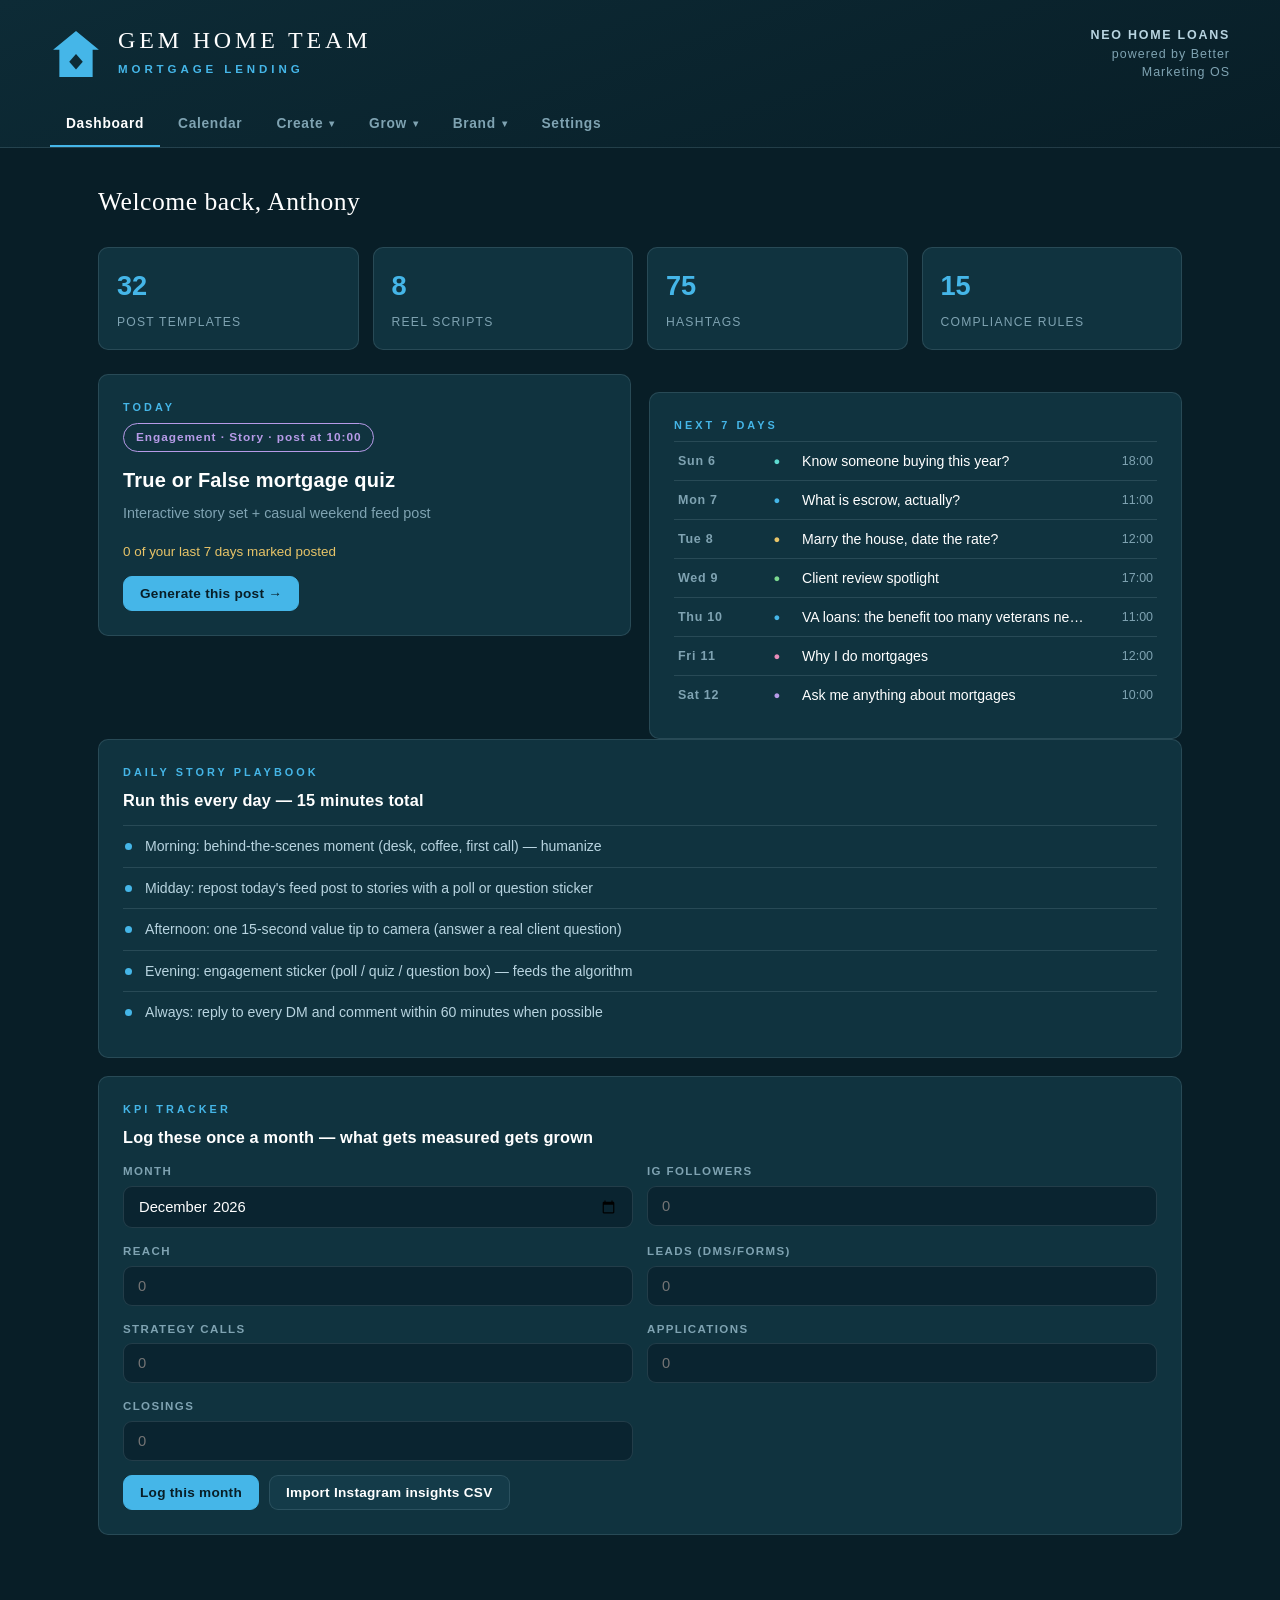
<file: index.html>
<!DOCTYPE html>
<html lang="en">
<head>
<meta charset="UTF-8">
<meta name="viewport" content="width=device-width, initial-scale=1.0">
<title>Gem Marketing OS — Gem Home Team</title>
<link rel="stylesheet" href="css/style.css">
<link rel="icon" href="data:image/svg+xml,<svg xmlns='http://www.w3.org/2000/svg' viewBox='0 0 100 100'><path d='M50 8 L92 42 L82 42 L82 92 L18 92 L18 42 L8 42 Z' fill='%2345B6E8'/><path d='M50 48 L62 62 L50 76 L38 62 Z' fill='%230D2B36'/></svg>">
<meta name="theme-color" content="#0D2B36">
<link rel="manifest" href="manifest.webmanifest">
<link rel="apple-touch-icon" href="assets/apple-touch-icon.png">
<meta name="apple-mobile-web-app-capable" content="yes">
<meta name="apple-mobile-web-app-status-bar-style" content="black-translucent">
<meta name="apple-mobile-web-app-title" content="Gem OS">
</head>
<body>

<header class="masthead">
  <div class="masthead-inner">
    <div class="logo-lockup">
      <svg width="52" height="52" viewBox="0 0 100 100" aria-hidden="true">
        <path d="M50 6 L94 42 L82 42 L82 94 L18 94 L18 42 L6 42 Z" fill="#45B6E8"/>
        <path d="M50 50 L63 65 L50 80 L37 65 Z" fill="#0D2B36"/>
      </svg>
      <div class="logo-text">
        <h1>GEM HOME TEAM</h1>
        <span class="sub">Mortgage Lending</span>
      </div>
    </div>
    <div class="cobrand">
      <strong>NEO HOME LOANS</strong><br>
      powered by Better<br>
      Marketing OS
    </div>
  </div>
  <nav class="nav" aria-label="Sections">
    <button class="nav-item active" data-tab="dashboard">Dashboard</button>
    <button class="nav-item" data-tab="calendar">Calendar</button>
    <div class="nav-group" data-group="create">
      <button class="nav-group-btn" aria-haspopup="true" aria-expanded="false">Create<span class="caret">▾</span></button>
      <div class="nav-menu" role="menu">
        <span class="nav-menu-kicker">Make the content</span>
        <button class="nav-item" data-tab="studio">Content Studio<small>Posts, captions &amp; hooks</small></button>
        <button class="nav-item" data-tab="reels">Reel Studio<small>Shot-by-shot scripts</small></button>
        <a class="nav-item" href="editor.html">Studio Editor<small>Photo &amp; video editing</small></a>
        <button class="nav-item" data-tab="library">Library<small>Ready-to-post graphics</small></button>
        <button class="nav-item" data-tab="hashtags">Hashtags<small>Curated tag sets</small></button>
      </div>
    </div>
    <div class="nav-group" data-group="grow">
      <button class="nav-group-btn" aria-haspopup="true" aria-expanded="false">Grow<span class="caret">▾</span></button>
      <div class="nav-menu" role="menu">
        <span class="nav-menu-kicker">Turn attention into business</span>
        <button class="nav-item" data-tab="leads">Leads &amp; Email<small>DM scripts &amp; sequences</small></button>
        <button class="nav-item" data-tab="automation">Automation<small>Integrations &amp; exports</small></button>
        <button class="nav-item" data-tab="report">Report Card<small>Audit your presence</small></button>
      </div>
    </div>
    <div class="nav-group" data-group="brand">
      <button class="nav-group-btn" aria-haspopup="true" aria-expanded="false">Brand<span class="caret">▾</span></button>
      <div class="nav-menu" role="menu">
        <span class="nav-menu-kicker">Stay on brand, stay compliant</span>
        <button class="nav-item" data-tab="brand">Brand Kit<small>Colors, team &amp; voice</small></button>
        <button class="nav-item" data-tab="compliance">Compliance<small>Check any copy</small></button>
      </div>
    </div>
    <button class="nav-item" data-tab="settings">Settings</button>
    <button class="nav-mobile-btn" id="nav-mobile-btn" aria-label="Open menu">Menu</button>
  </nav>
</header>

<div class="mobile-menu" id="mobile-menu" aria-hidden="true">
  <button class="mobile-menu-close" id="mobile-menu-close" aria-label="Close menu">✕</button>
  <div class="mobile-menu-inner">
    <span class="nav-menu-kicker">Overview</span>
    <button class="nav-item" data-tab="dashboard">Dashboard</button>
    <button class="nav-item" data-tab="calendar">Calendar</button>
    <span class="nav-menu-kicker">Create</span>
    <button class="nav-item" data-tab="studio">Content Studio</button>
    <button class="nav-item" data-tab="reels">Reel Studio</button>
    <a class="nav-item" href="editor.html">Studio Editor</a>
    <button class="nav-item" data-tab="library">Library</button>
    <button class="nav-item" data-tab="hashtags">Hashtags</button>
    <span class="nav-menu-kicker">Grow</span>
    <button class="nav-item" data-tab="leads">Leads &amp; Email</button>
    <button class="nav-item" data-tab="automation">Automation</button>
    <button class="nav-item" data-tab="report">Report Card</button>
    <span class="nav-menu-kicker">Brand</span>
    <button class="nav-item" data-tab="brand">Brand Kit</button>
    <button class="nav-item" data-tab="compliance">Compliance</button>
    <span class="nav-menu-kicker">Setup</span>
    <button class="nav-item" data-tab="settings">Settings</button>
  </div>
</div>

<main class="wrap">

  <!-- ================= DASHBOARD ================= -->
  <section class="panel active" id="panel-dashboard">
    <h2 id="dash-greeting">Welcome</h2>

    <div class="nudge hidden" id="dash-nudge">
      <span>Finish setup: add your name and NMLS ID so every caption and disclosure generates compliance-ready.</span>
      <button class="btn small" id="dash-nudge-btn">Open settings</button>
    </div>

    <div class="stats">
      <div class="stat"><b id="stat-topics">0</b><span>Post templates</span></div>
      <div class="stat"><b id="stat-reels">0</b><span>Reel scripts</span></div>
      <div class="stat"><b id="stat-tags">0</b><span>Hashtags</span></div>
      <div class="stat"><b id="stat-rules">0</b><span>Compliance rules</span></div>
    </div>

    <div class="grid-2">
      <div class="card">
        <span class="kicker">Today</span>
        <div id="dash-today"></div>
      </div>
      <div class="card">
        <span class="kicker">Next 7 days</span>
        <div id="dash-week"></div>
      </div>
    </div>

    <div class="card">
      <span class="kicker">Daily story playbook</span>
      <h3>Run this every day — 15 minutes total</h3>
      <ul id="dash-stories"></ul>
    </div>

    <div class="card">
      <span class="kicker">KPI tracker</span>
      <h3>Log these once a month — what gets measured gets grown</h3>
      <div class="form-grid" id="kpi-form"></div>
      <div style="margin-top:14px;display:flex;gap:10px;flex-wrap:wrap">
        <button class="btn primary" id="kpi-save">Log this month</button>
        <button class="btn" id="kpi-import-btn">Import Instagram insights CSV</button>
        <input type="file" id="kpi-import" accept=".csv,text/csv" class="hidden">
      </div>
      <p class="footnote hidden" id="kpi-import-msg"></p>
      <div id="kpi-history"></div>
    </div>
  </section>

  <!-- ================= CALENDAR ================= -->
  <section class="panel" id="panel-calendar">
    <div class="panel-head">
      <h2>Content Calendar</h2>
      <p>Auto-generated from the weekly framework: 4 reels, 1 carousel, 1 static, 1 engagement day — the cadence of top-producing accounts. Click any day to generate that post.</p>
    </div>
    <div class="cal-bar">
      <div class="cal-bar-left">
        <button class="btn small" id="cal-prev">←</button>
        <span id="cal-title"></span>
        <button class="btn small" id="cal-next">→</button>
      </div>
      <button class="btn primary" id="cal-export">Export month (CSV)</button>
    </div>
    <div id="cal-grid"></div>
    <div id="cal-legend"></div>
  </section>

  <!-- ================= CONTENT STUDIO ================= -->
  <section class="panel" id="panel-studio">
    <div class="panel-head">
      <h2>Content Studio</h2>
      <p>Pick a pillar, pick a topic — get a complete post: hook options, caption, CTA, hashtags, design direction, and your compliance footer. Personalized from your settings, compliance-checked automatically.</p>
    </div>

    <div class="card">
      <div class="block-head" style="margin-top:0">
        <h4>1 · Choose a pillar</h4>
        <div style="display:flex;gap:8px">
          <button class="btn small" id="studio-ai-ideas">AI: brainstorm this month's ideas</button>
          <button class="btn small" id="studio-shuffle">Surprise me</button>
        </div>
      </div>
      <div class="copy-block hidden" id="studio-ideas-out" style="white-space:pre-wrap"></div>
      <p class="footnote hidden" id="studio-ideas-note"></p>
      <div class="pillar-row" id="studio-pillars"></div>
      <div class="hidden">
        <div class="block-head"><h4>2 · Choose a topic</h4></div>
        <div class="topic-list" id="studio-topics"></div>
      </div>
    </div>

    <div class="card hidden" id="studio-output">
      <div id="out-meta"></div>
      <h3 id="out-title"></h3>
      <div id="out-compliance" class="comp-badge"></div>
      <ul class="findings" id="out-comp-findings"></ul>

      <div class="block-head">
        <h4>The post itself</h4>
        <div style="display:flex;gap:8px;flex-wrap:wrap">
          <button class="btn small" id="post-photo-btn">Use my photo</button>
          <button class="btn small hidden" id="post-photo-clear">Remove photo</button>
        </div>
      </div>
      <div class="postgen">
        <div>
          <div class="postgen-frame"><canvas id="post-canvas"></canvas></div>
          <div class="postgen-nav hidden" id="post-nav">
            <button class="btn small" id="post-prev">←</button>
            <span id="post-slide-label"></span>
            <button class="btn small" id="post-next">→</button>
          </div>
        </div>
        <div class="postgen-side">
          <div class="field"><label>Layout</label><div class="chips" id="post-layouts"></div></div>
          <div class="field"><label for="post-size">Size</label>
            <select id="post-size">
              <option value="portrait">Instagram portrait · 1080×1350</option>
              <option value="square">Square · 1080×1080</option>
              <option value="story">Story / Reel cover · 1080×1920</option>
            </select></div>
          <button class="btn primary" id="post-download">Download image</button>
          <button class="btn hidden" id="post-download-all">Download all slides</button>
          <p class="footnote" id="post-note">Finished, on-brand and ready to post — your NMLS line and Equal Housing disclosure are rendered into every image. Add one of your own photos for the most authentic look.</p>
        </div>
      </div>
      <input type="file" id="post-photo" accept="image/*" class="hidden">

      <div class="block-head"><h4>Hook — pick your opener</h4></div>
      <div class="hook-list" id="out-hooks"></div>

      <div class="block-head"><h4>Caption</h4><button class="btn small" id="out-copy-caption">Copy</button></div>
      <div class="copy-block" id="out-caption"></div>

      <div class="block-head"><h4>Hashtags</h4><button class="btn small" id="out-copy-tags">Copy</button></div>
      <div class="copy-block" id="out-tags"></div>

      <div class="block-head"><h4>Compliance footer</h4><button class="btn small" id="out-copy-footer">Copy</button></div>
      <div class="copy-block" id="out-footer"></div>

      <div class="block-head"><h4>Design direction</h4></div>
      <div class="copy-block" id="out-design"></div>

      <div class="block-head"><h4></h4><div style="display:flex;gap:10px;flex-wrap:wrap"><button class="btn" id="out-ai">Write a fresh take with AI</button><button class="btn primary" id="out-copy-full">Copy complete post</button></div></div>
      <p class="footnote hidden" id="out-ai-note"></p>
    </div>
  </section>

  <!-- ================= LIBRARY ================= -->
  <section class="panel" id="panel-library">
    <div class="panel-head">
      <h2>Ready-to-Post Library</h2>
      <p>Your finished graphics, organized by series. Click any graphic to open it full size, save it, and post — pair it with the matching caption from Content Studio for a complete, compliant post.</p>
    </div>

    <div class="card">
      <span class="kicker">Template Autopilot</span>
      <h3>Fill in the blanks — everything else is generated</h3>
      <p class="footnote" style="margin-top:0">Pick the template type, enter the few facts only you know, and Autopilot writes the on-image text and the complete compliant caption. Paste the text into the template in Canva, copy the caption, post.</p>
      <div class="pillar-row" id="ap-types"></div>
      <div class="form-grid" id="ap-fields" style="margin-top:16px"></div>
      <div style="margin-top:14px;display:flex;gap:10px;flex-wrap:wrap"><button class="btn primary" id="ap-generate">Generate everything</button><button class="btn" id="ap-ai">Write it fresh with AI</button></div>
      <p class="footnote hidden" id="ap-ai-note"></p>
      <div id="ap-output" class="hidden">
        <div id="ap-compliance" class="comp-badge"></div>
        <div class="block-head"><h4>The graphic</h4>
          <div style="display:flex;gap:8px;flex-wrap:wrap">
            <button class="btn small" id="ap-photo-btn">Use my photo</button>
            <button class="btn small primary" id="ap-download">Download image</button>
          </div>
        </div>
        <div class="postgen">
          <div class="postgen-frame"><canvas id="ap-canvas"></canvas></div>
          <div class="postgen-side">
            <div class="field"><label>Layout</label><div class="chips" id="ap-layouts"></div></div>
            <div class="field"><label for="ap-size">Size</label>
              <select id="ap-size">
                <option value="portrait">Instagram portrait · 1080×1350</option>
                <option value="square">Square · 1080×1080</option>
                <option value="story">Story / Reel cover · 1080×1920</option>
              </select></div>
            <p class="footnote">Generated from the facts you entered — no invented numbers, disclosure baked in.</p>
          </div>
        </div>
        <input type="file" id="ap-photo" accept="image/*" class="hidden">
        <div class="block-head"><h4>On-image text</h4><button class="btn small" id="ap-copy-image">Copy</button></div>
        <div class="copy-block" id="ap-onimage"></div>
        <div class="block-head"><h4>Complete caption</h4><button class="btn small" id="ap-copy-caption">Copy</button></div>
        <div class="copy-block" id="ap-caption"></div>
        <p class="footnote" id="ap-note"></p>
      </div>
    </div>

    <div id="library-groups"></div>
  </section>

  <!-- ================= REEL STUDIO ================= -->
  <section class="panel" id="panel-reels">
    <div class="panel-head">
      <h2>Reel Studio</h2>
      <p>Shot-by-shot production sheets: what to say, what to show, and what text goes on screen — timed to the second. Film on your phone, edit in CapCut with auto-captions.</p>
    </div>
    <div class="reel-grid" id="reel-list"></div>

    <div class="card hidden" id="reel-output">
      <div id="reel-out-meta"></div>
      <h3 id="reel-out-title"></h3>
      <div class="block-head"><h4>Audio</h4></div>
      <div class="copy-block" id="reel-audio"></div>
      <div class="block-head"><h4>Cover frame</h4></div>
      <div class="copy-block" id="reel-cover"></div>
      <div class="block-head"><h4>Shot list</h4><button class="btn small" id="reel-copy">Copy script</button></div>
      <div id="reel-scenes"></div>
    </div>
  </section>

  <!-- ================= LEADS & EMAIL ================= -->
  <section class="panel" id="panel-leads">
    <div class="panel-head">
      <h2>Leads &amp; Email</h2>
      <p>Content earns attention — this tab converts it. DM keyword auto-replies (load these into ManyChat), conversation scripts for real humans, email sequences, and the review &amp; referral engine.</p>
    </div>

    <div class="card">
      <span class="kicker">AI reply assistant</span>
      <h3>A lead DMed something the templates don't cover? Draft it with AI</h3>
      <div class="field"><label for="dm-in">Paste their message</label>
        <textarea id="dm-in" placeholder="e.g. 'hey, my lease is up in june and my credit is like 640, is it even worth talking or should I wait'"></textarea></div>
      <div style="margin-top:10px;display:flex;gap:10px;flex-wrap:wrap">
        <button class="btn primary" id="dm-ai">Draft a reply with AI</button>
        <button class="btn hidden" id="dm-copy">Copy reply</button>
      </div>
      <div class="copy-block hidden" id="dm-out" style="margin-top:12px;white-space:pre-wrap"></div>
      <p class="footnote hidden" id="dm-note"></p>
    </div>

    <div class="card">
      <span class="kicker">DM keyword auto-replies · ManyChat-ready</span>
      <h3>When someone DMs the keyword, this goes out instantly</h3>
      <div id="leads-keywords"></div>
      <p class="footnote">Rule: every keyword you use in a caption needs a loaded reply. Using a new keyword (VA, ASSIST, INVEST, REVIEW…)? Duplicate the closest template above, swap the keyword in ManyChat, done.</p>
    </div>

    <div class="card">
      <span class="kicker">Conversation playbook</span>
      <h3>Scripts for the moments that matter (these stay human)</h3>
      <div id="leads-flows"></div>
    </div>

    <div class="card">
      <span class="kicker">Email studio</span>
      <h3>Eight sequences that run your follow-up</h3>
      <div id="leads-emails"></div>
    </div>

    <div class="card">
      <span class="kicker">Review &amp; referral engine</span>
      <h3>Reviews are rocket fuel — here's the system</h3>
      <div id="leads-reviews"></div>
    </div>
  </section>

  <!-- ================= COMPLIANCE ================= -->
  <section class="panel" id="panel-compliance">
    <div class="panel-head">
      <h2>Compliance Center</h2>
      <p>Screens copy against NMLS advertising requirements, Reg Z (TILA) triggering terms, Reg N (MAP Rule), and UDAAP-style deceptive-claim rules. A guardrail — your company compliance team always has the final word.</p>
    </div>

    <div class="card">
      <span class="kicker">Check a post</span>
      <textarea id="comp-input" placeholder="Paste any caption, ad copy, or DM script here…"></textarea>
      <div class="comp-actions">
        <button class="btn primary" id="comp-run">Run compliance check</button>
        <button class="btn" id="comp-fix">Auto-add missing disclosures</button>
      </div>
      <div id="comp-results" class="hidden">
        <div id="comp-status" class="comp-badge big"></div>
        <ul class="findings" id="comp-findings"></ul>
      </div>
    </div>

    <div class="card">
      <span class="kicker">The rulebook</span>
      <h3>Mortgage advertising rules, in plain English</h3>
      <div id="comp-rulebook"></div>
    </div>
  </section>

  <!-- ================= HASHTAGS ================= -->
  <section class="panel" id="panel-hashtags">
    <div class="panel-head">
      <h2>Hashtag Library</h2>
      <p>Curated sets by content type. Strategy: core brand set on every post + one or two topic sets. Keep it under 25 tags total.</p>
    </div>
    <div id="hashtag-sets"></div>
  </section>

  <!-- ================= BRAND KIT ================= -->
  <section class="panel" id="panel-brand">
    <div class="panel-head">
      <h2>Brand Kit</h2>
      <p>Your visual identity, codified. Every asset in every app (Canva, CapCut) should be built from these exact values — consistency is what makes a feed look expensive.</p>
    </div>

    <div class="grid-2">
      <div class="card">
        <span class="kicker">Primary logo — dark</span>
        <div class="logo-preview">
          <svg width="320" height="86" viewBox="0 0 320 86" role="img" aria-label="Gem Home Team logo on navy">
            <path d="M32 6 L60 29 L52 29 L52 62 L12 62 L12 29 L4 29 Z" fill="#45B6E8"/>
            <path d="M32 33 L40 42 L32 51 L24 42 Z" fill="#0D2B36"/>
            <text x="72" y="38" fill="#FFFFFF" font-family="Arial, sans-serif" font-size="24" font-weight="800" letter-spacing="1.5">GEM HOME TEAM</text>
            <text x="73" y="60" fill="#45B6E8" font-family="Arial, sans-serif" font-size="11" font-weight="700" letter-spacing="5">MORTGAGE LENDING</text>
          </svg>
        </div>
      </div>
      <div class="card">
        <span class="kicker">Primary logo — light</span>
        <div class="logo-preview light">
          <svg width="320" height="86" viewBox="0 0 320 86" role="img" aria-label="Gem Home Team logo on light">
            <path d="M32 6 L60 29 L52 29 L52 62 L12 62 L12 29 L4 29 Z" fill="#1E90C9"/>
            <path d="M32 33 L40 42 L32 51 L24 42 Z" fill="#0D2B36"/>
            <text x="72" y="38" fill="#0D2B36" font-family="Arial, sans-serif" font-size="24" font-weight="800" letter-spacing="1.5">GEM HOME TEAM</text>
            <text x="73" y="60" fill="#1E90C9" font-family="Arial, sans-serif" font-size="11" font-weight="700" letter-spacing="5">MORTGAGE LENDING</text>
          </svg>
        </div>
      </div>
    </div>

    <div class="card">
      <span class="kicker">The team</span>
      <h3>GEM Home Team · San Diego</h3>
      <div id="brand-team"></div>
      <p class="footnote" id="brand-office"></p>
    </div>

    <div class="card">
      <span class="kicker">Canva templates — live in your account</span>
      <h3>Branded templates, ready to customize</h3>
      <div id="brand-canva"></div>
      <p class="footnote">All templates use your GEM Brand Kit and live in the <a href="https://www.canva.com/folder/FAHRfYDqxyQ" target="_blank" rel="noopener" style="color:var(--blue)">Gem Marketing OS folder</a> in Canva. Duplicate before editing so the master stays clean.</p>
    </div>

    <div class="card">
      <span class="kicker">Color system</span>
      <h3>Click any swatch to copy the hex</h3>
      <div class="swatch-grid" id="brand-colors"></div>
    </div>

    <div class="grid-2">
      <div class="card">
        <span class="kicker">Design principles</span>
        <h3>How the top 1% actually look</h3>
        <div id="brand-principles"></div>
      </div>
      <div class="card">
        <span class="kicker">The reel formula</span>
        <h3>Every reel, same skeleton</h3>
        <ol class="formula-list" id="brand-formula"></ol>
        <p class="footnote">Photography over illustration. Real faces, real closings, natural light, honest moments. Professional means editorial restraint — never clip-art, never cartoon graphics, never ten fonts.</p>
      </div>
    </div>
  </section>

  <!-- ================= REPORT CARD ================= -->
  <section class="panel" id="panel-report">
    <div class="panel-head">
      <h2>Online Presence Report Card</h2>
      <p>Two views: the baseline audit of your public presence (what the internet sees today), and a living self-audit — check off what's true and watch your grades climb. Re-grade monthly.</p>
    </div>

    <div class="card">
      <span class="kicker">Baseline audit · from public search, August 2026</span>
      <h3>What the internet says about you right now</h3>
      <div id="report-baseline"></div>
    </div>

    <div class="card">
      <div class="tag-head">
        <div><span class="kicker">Living self-audit</span>
        <h3>Your current grades</h3></div>
        <div id="report-gpa" class="gpa-chip"></div>
      </div>
      <div id="report-categories"></div>
    </div>
  </section>

  <!-- ================= AUTOMATION ================= -->
  <section class="panel" id="panel-automation">
    <div class="panel-head">
      <h2>Automation Hub</h2>
      <p>The goal: your only jobs are filming 30 minutes a week and replying to DMs. Everything else — writing, scheduling, posting, compliance — is handled by this system plus one scheduler connection.</p>
    </div>

    <div class="card">
      <div class="tag-head">
        <div><span class="kicker">Connect your accounts</span>
        <h3>The hands-off stack — check off each connection</h3></div>
        <div id="auto-readiness" class="gpa-chip"></div>
      </div>
      <div class="readiness-bar"><div id="auto-readiness-fill"></div></div>
      <div id="auto-integrations"></div>
      <p class="footnote">Straight talk: a browser app can't hold your Instagram password — Meta only allows posting through its own approved connections. Each item above IS the official connection, done once in the platform itself. When every box is checked, your marketing runs itself: this app writes and plans, the scheduler posts, ManyChat answers, and your only jobs are ~30 min of filming and the DMs that turn into deals.</p>
    </div>

    <div class="grid-2">
      <div class="card">
        <span class="kicker">One-time setup · 30 minutes</span>
        <h3>Connect true auto-posting</h3>
        <ol class="step-list">
          <li><strong>Convert your Instagram to a Professional account</strong> (Settings → Account type). Free, takes 2 minutes, unlocks scheduling and analytics.</li>
          <li><strong>Link it to a Facebook Page</strong> in Meta Business Suite (business.facebook.com). This is what allows software to post for you.</li>
          <li><strong>Pick your scheduler:</strong> Meta Business Suite (free, official) or Buffer / Later / Metricool (nicer bulk tools). Connect Instagram when prompted.</li>
          <li><strong>Export your month</strong> below and bulk-import it — every post lands pre-written, pre-timed, compliance-footed.</li>
          <li><strong>Set up ManyChat keywords</strong> — every auto-reply script is written for you in the Leads &amp; Email tab (GUIDE, READY, EQUITY, CREDIT and more). Paste each into ManyChat once and DM replies go out instantly, 24/7.</li>
        </ol>
      </div>
      <div class="card">
        <span class="kicker">Your weekly rhythm · under 1 hour</span>
        <h3>The hands-off workflow</h3>
        <ol class="step-list">
          <li><strong>Sunday (20 min):</strong> open the Calendar, review the week, export or queue the 7 posts.</li>
          <li><strong>One filming block (30 min):</strong> batch-record the week's reels from the Reel Studio shot lists — 3-4 scripts in one sitting, same outfit trick: change shirts between scripts.</li>
          <li><strong>Daily (10 min):</strong> run the story playbook, reply to comments and DMs. This is the one thing automation should never do — relationships are the product.</li>
          <li><strong>Monthly (15 min):</strong> swap in fresh client stories and market numbers, check analytics, double down on what worked.</li>
        </ol>
        <div style="margin-top:18px;display:flex;gap:10px;flex-wrap:wrap">
          <button class="btn primary" id="auto-export">Export next 2 months for bulk import (CSV)</button>
          <button class="btn" id="auto-manychat">Download ManyChat keyword pack</button>
        </div>
      </div>
    </div>

    <div class="card">
      <span class="kicker">The stack</span>
      <h3>Tools of the top 1%</h3>
      <div id="auto-tools"></div>
      <p class="footnote">Honest note: Instagram does not allow fully unattended posting without an approved scheduler connected to your account — that's a platform rule, not a software limitation. With the 30-minute setup above, this system gets you to genuinely hands-off: content written, scheduled, and posted automatically, with only filming and DMs left human. That's by design — the human parts are what convert followers into closings.</p>
    </div>
  </section>

  <!-- ================= SETTINGS ================= -->
  <section class="panel" id="panel-settings">
    <div class="panel-head">
      <h2>Settings</h2>
      <p>Fills your name, NMLS ID, and licensing into every caption and compliance footer automatically. Saved privately in this browser.</p>
    </div>
    <div class="card">
      <div class="form-grid">
        <div class="field"><label for="set-name">Your name</label><input id="set-name" placeholder="Anthony Edrozo"></div>
        <div class="field"><label for="set-nmls">Your NMLS ID</label><input id="set-nmls" placeholder="2829800"></div>
        <div class="field"><label for="set-conmls">Company NMLS ID</label><input id="set-conmls" placeholder="330511 (Better Mortgage Corporation)"></div>
        <div class="field"><label for="set-states">States licensed (as you want it displayed)</label><input id="set-states" placeholder="e.g. CA, TX, FL"></div>
        <div class="field"><label for="set-handle">Instagram handle</label><input id="set-handle" placeholder="@gemhometeam"></div>
        <div class="field"><label for="set-city">City / market</label><input id="set-city" placeholder="San Diego"></div>
        <div class="field"><label for="set-phone">Phone</label><input id="set-phone" placeholder="(555) 555-5555"></div>
        <div class="field"><label for="set-email">Email</label><input id="set-email" placeholder="you@example.com"></div>
        <div class="field" style="grid-column:1/-1"><label for="set-apikey">Claude API key (optional — unlocks AI writing)</label><input id="set-apikey" type="password" placeholder="sk-ant-..."></div>
      </div>
      <p class="footnote">AI writing: create a key at console.anthropic.com, paste it here, and the ✨ buttons in Content Studio and Template Autopilot will write unlimited fresh, compliance-checked copy in your brand voice. The key is stored only in this browser and sent only to Anthropic; usage bills to your key (a typical caption costs about a cent).</p>
      <div style="margin-top:18px"><button class="btn primary" id="set-save">Save settings</button></div>
      <p class="footnote">Compliance disclaimer: the Compliance Center is an automated guardrail based on common NMLS, Reg Z, Reg N, and UDAAP advertising standards. It is not legal advice, and it does not replace review by your company's compliance department. State requirements vary — confirm your state-specific advertising rules with compliance.</p>
    </div>
  </section>

</main>

<script src="js/data.js"></script>
<script src="js/compliance.js"></script>
<script src="js/postgen.js"></script>
<script src="js/ai.js"></script>
<script src="js/app.js"></script>
</body>
</html>
</file>
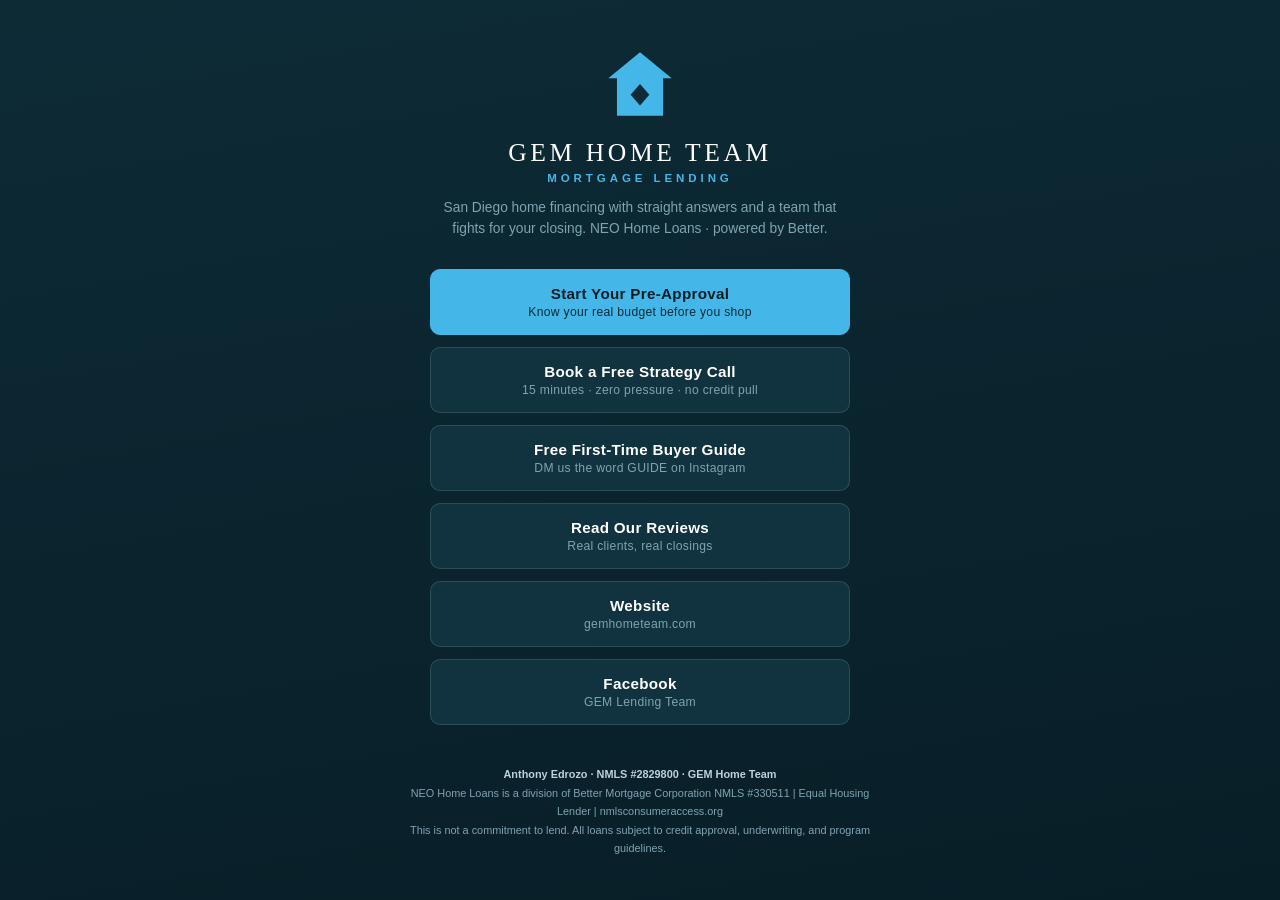
<file: bio.html>
<!DOCTYPE html>
<html lang="en">
<head>
<meta charset="UTF-8">
<meta name="viewport" content="width=device-width, initial-scale=1.0">
<title>GEM Home Team — Links</title>
<meta name="description" content="GEM Home Team · NEO Home Loans, powered by Better · San Diego mortgage lending. Start your pre-approval, book a call, or read our reviews.">
<link rel="icon" href="data:image/svg+xml,<svg xmlns='http://www.w3.org/2000/svg' viewBox='0 0 100 100'><path d='M50 8 L92 42 L82 42 L82 92 L18 92 L18 42 L8 42 Z' fill='%2345B6E8'/><path d='M50 48 L62 62 L50 76 L38 62 Z' fill='%230D2B36'/></svg>">
<style>
  * { margin: 0; padding: 0; box-sizing: border-box; }
  body {
    font-family: "Avenir Next", "Segoe UI", "Helvetica Neue", Arial, sans-serif;
    background: linear-gradient(170deg, #0D2B36 0%, #081E27 100%);
    color: #fff; min-height: 100vh;
    display: flex; flex-direction: column; align-items: center;
    padding: 48px 20px 40px;
  }
  .logo { margin-bottom: 18px; }
  h1 { font-family: "Didot", "Bodoni MT", Georgia, "Times New Roman", serif; font-size: 1.6rem; font-weight: 500; letter-spacing: .14em; text-align: center; }
  .sub { color: #45B6E8; font-size: .72rem; font-weight: 700; letter-spacing: .34em; text-transform: uppercase; margin-top: 4px; text-align: center; }
  .tag { color: #7FA3B2; font-size: .86rem; margin: 14px 0 30px; text-align: center; max-width: 420px; line-height: 1.5; }
  .links { width: 100%; max-width: 420px; display: flex; flex-direction: column; gap: 12px; }
  .link {
    display: block; text-align: center; text-decoration: none;
    background: #10333F; color: #fff; border: 1px solid rgba(184,212,224,.16);
    border-radius: 10px; padding: 15px 18px; font-weight: 600; font-size: .95rem;
    letter-spacing: .02em; transition: border-color .15s;
  }
  .link:hover { border-color: #45B6E8; }
  .link.primary { background: #45B6E8; color: #081E27; border-color: #45B6E8; }
  .link span { display: block; font-weight: 400; font-size: .76rem; color: #7FA3B2; margin-top: 3px; }
  .link.primary span { color: #0D2B36; }
  .footer {
    margin-top: 40px; color: #7FA3B2; font-size: .68rem; line-height: 1.7;
    text-align: center; max-width: 460px;
  }
  .footer strong { color: #B8D4E0; }
</style>
<meta name="theme-color" content="#0D2B36">
<link rel="manifest" href="manifest.webmanifest">
<link rel="apple-touch-icon" href="assets/apple-touch-icon.png">
<meta name="apple-mobile-web-app-capable" content="yes">
<meta name="apple-mobile-web-app-status-bar-style" content="black-translucent">
<meta name="apple-mobile-web-app-title" content="Gem OS">
</head>
<body>
  <svg class="logo" width="72" height="72" viewBox="0 0 100 100" aria-hidden="true">
    <path d="M50 6 L94 42 L82 42 L82 94 L18 94 L18 42 L6 42 Z" fill="#45B6E8"/>
    <path d="M50 50 L63 65 L50 80 L37 65 Z" fill="#0D2B36"/>
  </svg>
  <h1>GEM HOME TEAM</h1>
  <div class="sub">Mortgage Lending</div>
  <p class="tag">San Diego home financing with straight answers and a team that fights for your closing. NEO Home Loans · powered by Better.</p>

  <nav class="links" aria-label="Links">
    <a class="link primary" href="https://www.gemhometeam.com" target="_blank" rel="noopener">Start Your Pre-Approval<span>Know your real budget before you shop</span></a>
    <a class="link" href="https://www.gemhometeam.com/contact" target="_blank" rel="noopener">Book a Free Strategy Call<span>15 minutes · zero pressure · no credit pull</span></a>
    <a class="link" href="https://www.instagram.com/direct/inbox/" target="_blank" rel="noopener">Free First-Time Buyer Guide<span>DM us the word GUIDE on Instagram</span></a>
    <a class="link" href="https://www.yelp.com/biz/gem-lending-team-neo-home-loans-encinitas" target="_blank" rel="noopener">Read Our Reviews<span>Real clients, real closings</span></a>
    <a class="link" href="https://www.gemhometeam.com" target="_blank" rel="noopener">Website<span>gemhometeam.com</span></a>
    <a class="link" href="https://www.facebook.com/GEMTeamMortgage" target="_blank" rel="noopener">Facebook<span>GEM Lending Team</span></a>
  </nav>

  <footer class="footer">
    <strong>Anthony Edrozo · NMLS #2829800 · GEM Home Team</strong><br>
    NEO Home Loans is a division of Better Mortgage Corporation NMLS #330511 | Equal Housing Lender | nmlsconsumeraccess.org<br>
    This is not a commitment to lend. All loans subject to credit approval, underwriting, and program guidelines.
  </footer>
</body>
</html>
</file>
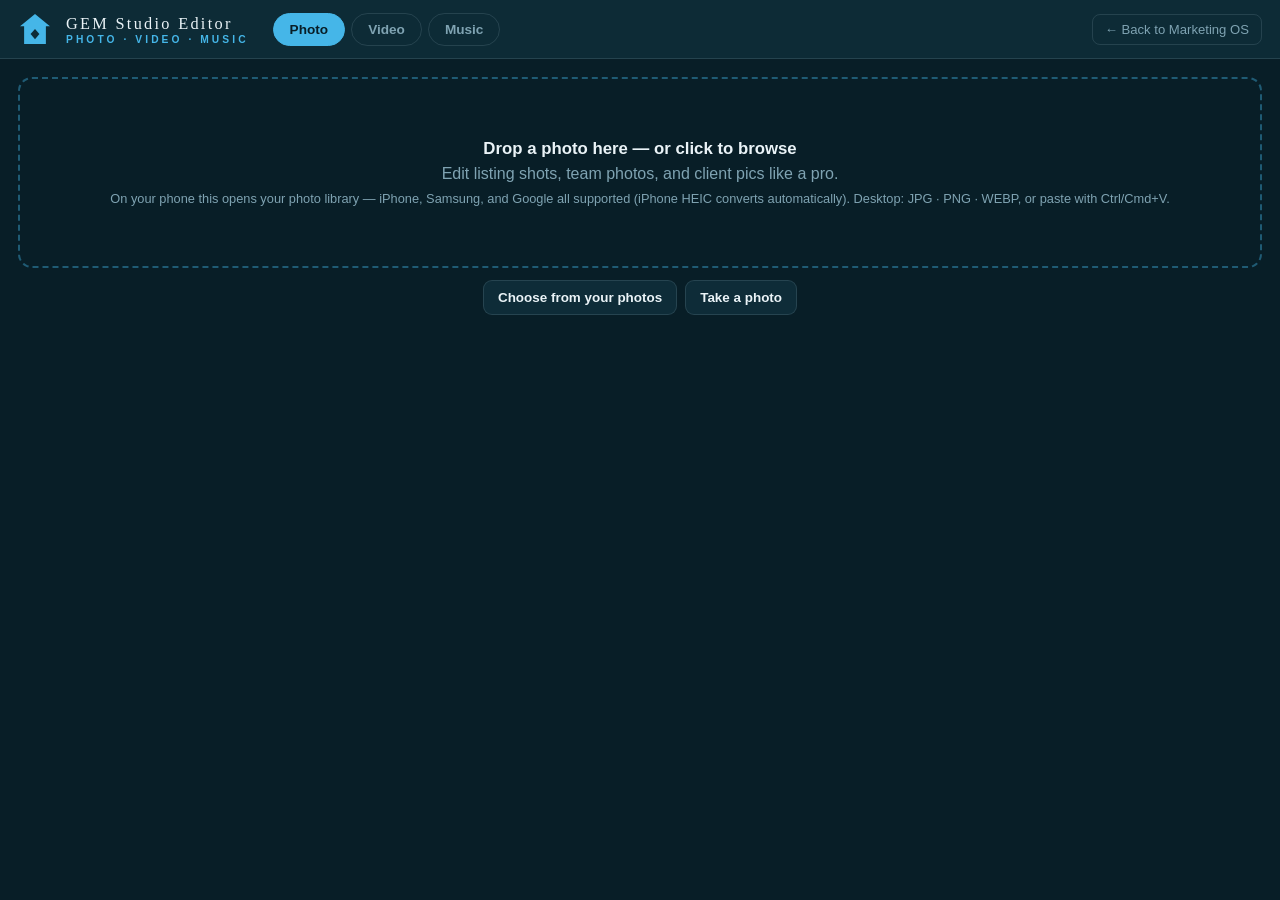
<file: editor.html>
<!DOCTYPE html>
<html lang="en">
<head>
<meta charset="UTF-8">
<meta name="viewport" content="width=device-width, initial-scale=1.0">
<title>GEM Studio Editor — Photo &amp; Video</title>
<meta name="description" content="Professional photo and video editor for GEM Home Team content — adjustments, crops, text, branding, AI tools, and music.">
<link rel="icon" href="data:image/svg+xml,<svg xmlns='http://www.w3.org/2000/svg' viewBox='0 0 100 100'><path d='M50 8 L92 42 L82 42 L82 92 L18 92 L18 42 L8 42 Z' fill='%2345B6E8'/><path d='M50 48 L62 62 L50 76 L38 62 Z' fill='%230D2B36'/></svg>">
<style>
  :root {
    --navy: #0D2B36; --navy-2: #081E27; --panel: #10333F; --panel-2: #0E2C38;
    --blue: #45B6E8; --gold: #E8C468; --ink: #EAF3F7; --mut: #7FA3B2; --line: rgba(184,212,224,.14);
  }
  * { margin: 0; padding: 0; box-sizing: border-box; }
  html, body { height: 100%; }
  body {
    font-family: "Avenir Next", "Segoe UI", "Helvetica Neue", Arial, sans-serif;
    background: var(--navy-2); color: var(--ink); min-height: 100vh;
  }
  button { font-family: inherit; }
  .top {
    display: flex; align-items: center; gap: 14px; padding: 12px 18px;
    background: var(--navy); border-bottom: 1px solid var(--line);
    position: sticky; top: 0; z-index: 40; flex-wrap: wrap;
  }
  .top h1 { font-size: 1.02rem; letter-spacing: .04em; font-weight: 800; }
  .top .sub { color: var(--blue); font-size: .64rem; font-weight: 700; letter-spacing: .3em; text-transform: uppercase; }
  .top a.back { margin-left: auto; color: var(--mut); text-decoration: none; font-size: .82rem; border: 1px solid var(--line); border-radius: 8px; padding: 7px 12px; }
  .top a.back:hover { color: var(--ink); border-color: var(--blue); }
  .modes { display: flex; gap: 6px; margin-left: 10px; }
  .mode-btn {
    background: none; border: 1px solid var(--line); color: var(--mut); border-radius: 999px;
    padding: 8px 16px; font-size: .85rem; font-weight: 700; cursor: pointer;
  }
  .mode-btn.active { background: var(--blue); border-color: var(--blue); color: var(--navy-2); }
  .mode-panel { display: none; }
  .mode-panel.active { display: block; }

  .wrap { max-width: 1400px; margin: 0 auto; padding: 18px; }
  .workspace { display: grid; grid-template-columns: 1fr 340px; gap: 18px; align-items: start; }
  @media (min-width: 981px) {
    /* keep the image/preview in view while working the tool panels */
    .workspace > div:first-child { position: sticky; top: 72px; }
    .stage canvas { max-height: 62vh; }
  }
  @media (max-width: 980px) { .workspace { grid-template-columns: 1fr; } }

  .stage {
    background: #06161d; border: 1px solid var(--line); border-radius: 14px;
    display: flex; align-items: center; justify-content: center; min-height: 320px;
    position: relative; overflow: hidden; padding: 14px;
  }
  .stage canvas { max-width: 100%; max-height: 72vh; border-radius: 6px; display: block; touch-action: none; }
  .drop {
    border: 2px dashed rgba(69,182,232,.4); border-radius: 14px; padding: 60px 24px;
    text-align: center; cursor: pointer; color: var(--mut); width: 100%;
  }
  .drop:hover, .drop.over { border-color: var(--blue); color: var(--ink); background: rgba(69,182,232,.05); }
  .drop strong { color: var(--ink); display: block; font-size: 1.05rem; margin-bottom: 6px; }
  .drop .hint { font-size: .8rem; margin-top: 8px; }

  .tools { display: flex; flex-direction: column; gap: 10px; }
  details.tool {
    background: var(--panel); border: 1px solid var(--line); border-radius: 12px; overflow: hidden;
  }
  details.tool > summary {
    list-style: none; cursor: pointer; padding: 12px 14px; font-weight: 800; font-size: .88rem;
    display: flex; align-items: center; gap: 8px; user-select: none;
  }
  details.tool > summary::-webkit-details-marker { display: none; }
  details.tool > summary::after { content: "▾"; margin-left: auto; color: var(--mut); transition: transform .15s; }
  details.tool[open] > summary::after { transform: rotate(180deg); }
  .tool-body { padding: 0 14px 14px; display: flex; flex-direction: column; gap: 10px; }

  .slider-row { display: grid; grid-template-columns: 92px 1fr 38px; gap: 8px; align-items: center; }
  .slider-row label { font-size: .76rem; color: var(--mut); font-weight: 600; }
  .slider-row output { font-size: .72rem; color: var(--blue); text-align: right; font-variant-numeric: tabular-nums; }
  input[type=range] { width: 100%; accent-color: var(--blue); height: 22px; }
  .chips { display: flex; flex-wrap: wrap; gap: 6px; }
  .chip {
    background: var(--panel-2); border: 1px solid var(--line); color: var(--ink); border-radius: 999px;
    padding: 6px 12px; font-size: .78rem; font-weight: 700; cursor: pointer;
  }
  .chip:hover { border-color: var(--blue); }
  .chip.active { background: var(--blue); color: var(--navy-2); border-color: var(--blue); }
  .btn {
    background: var(--panel-2); border: 1px solid var(--line); color: var(--ink); border-radius: 9px;
    padding: 9px 14px; font-size: .84rem; font-weight: 700; cursor: pointer;
  }
  .btn:hover { border-color: var(--blue); }
  .btn.primary { background: var(--blue); border-color: var(--blue); color: var(--navy-2); }
  .btn.gold { background: var(--gold); border-color: var(--gold); color: var(--navy-2); }
  .btn.small { padding: 6px 10px; font-size: .76rem; }
  .btn.danger:hover { border-color: #e37979; color: #e37979; }
  .btn:disabled { opacity: .5; cursor: default; }
  .row { display: flex; gap: 8px; flex-wrap: wrap; align-items: center; }
  .field label { display: block; font-size: .72rem; color: var(--mut); font-weight: 700; margin-bottom: 4px; }
  .field input[type=text], .field input[type=number], .field select, .field textarea {
    width: 100%; background: var(--navy-2); border: 1px solid var(--line); color: var(--ink);
    border-radius: 8px; padding: 8px 10px; font-size: .86rem; font-family: inherit;
  }
  .field textarea { min-height: 90px; resize: vertical; }
  .note { font-size: .74rem; color: var(--mut); line-height: 1.55; }
  .note a { color: var(--blue); }
  .ai-out {
    background: var(--navy-2); border: 1px solid var(--line); border-radius: 10px; padding: 12px;
    font-size: .84rem; line-height: 1.6; white-space: pre-wrap; display: none;
  }
  .ai-out.show { display: block; }
  .swatches { display: flex; gap: 6px; }
  .swatch { width: 26px; height: 26px; border-radius: 6px; border: 2px solid transparent; cursor: pointer; }
  .swatch.active { border-color: #fff; }
  .layer-item {
    background: var(--panel-2); border: 1px solid var(--line); border-radius: 10px; padding: 10px;
    display: flex; flex-direction: column; gap: 8px;
  }
  .layer-item.sel { border-color: var(--blue); }
  .transport { display: flex; align-items: center; gap: 10px; margin-top: 10px; flex-wrap: wrap; }
  .transport .time { font-size: .78rem; color: var(--mut); font-variant-numeric: tabular-nums; }
  #vid-scrub { flex: 1; min-width: 140px; }
  .clip-item {
    background: var(--panel-2); border: 1px solid var(--line); border-radius: 10px; padding: 10px;
    display: flex; flex-direction: column; gap: 8px; font-size: .8rem;
  }
  .clip-item .name { font-weight: 700; overflow: hidden; text-overflow: ellipsis; white-space: nowrap; }
  .progress { height: 8px; border-radius: 999px; background: var(--navy-2); overflow: hidden; border: 1px solid var(--line); }
  .progress > div { height: 100%; background: var(--blue); width: 0%; transition: width .2s; }
  .cards { display: grid; grid-template-columns: repeat(auto-fill, minmax(240px, 1fr)); gap: 12px; }
  .card {
    background: var(--panel); border: 1px solid var(--line); border-radius: 12px; padding: 16px;
    display: flex; flex-direction: column; gap: 8px;
  }
  .card h3 { font-size: .95rem; }
  .card p { font-size: .8rem; color: var(--mut); line-height: 1.55; }
  .card a { color: var(--blue); font-size: .84rem; font-weight: 700; text-decoration: none; }
  .banner {
    background: rgba(232,196,104,.08); border: 1px solid rgba(232,196,104,.35); border-radius: 12px;
    padding: 14px 16px; font-size: .82rem; line-height: 1.6; color: var(--ink);
  }
  .banner strong { color: var(--gold); }
  .hidden { display: none !important; }
  h2.sec { font-size: 1.05rem; margin: 22px 0 10px; }
  .toast {
    position: fixed; bottom: 20px; left: 50%; transform: translateX(-50%);
    background: var(--blue); color: var(--navy-2); font-weight: 800; font-size: .85rem;
    padding: 10px 18px; border-radius: 999px; z-index: 90; opacity: 0; transition: opacity .2s; pointer-events: none;
  }
  .toast.show { opacity: 1; }

  .top h1 { font-family: "Didot", "Bodoni MT", Georgia, "Times New Roman", serif; font-weight: 500; letter-spacing: .14em; }
  h2.sec { font-family: "Didot", "Bodoni MT", Georgia, "Times New Roman", serif; font-weight: 500; letter-spacing: .02em; }
  details.tool > summary { letter-spacing: .1em; text-transform: uppercase; font-size: .74rem; color: var(--mist, #B8D4E0); }
</style>
<meta name="theme-color" content="#0D2B36">
<link rel="manifest" href="manifest.webmanifest">
<link rel="apple-touch-icon" href="assets/apple-touch-icon.png">
<meta name="apple-mobile-web-app-capable" content="yes">
<meta name="apple-mobile-web-app-status-bar-style" content="black-translucent">
<meta name="apple-mobile-web-app-title" content="Gem OS">
</head>
<body>

<header class="top">
  <svg width="34" height="34" viewBox="0 0 100 100" aria-hidden="true">
    <path d="M50 6 L94 42 L82 42 L82 94 L18 94 L18 42 L6 42 Z" fill="#45B6E8"/>
    <path d="M50 50 L63 65 L50 80 L37 65 Z" fill="#0D2B36"/>
  </svg>
  <div>
    <h1>GEM Studio Editor</h1>
    <div class="sub">Photo · Video · Music</div>
  </div>
  <nav class="modes" aria-label="Editor mode">
    <button class="mode-btn active" data-mode="photo">Photo</button>
    <button class="mode-btn" data-mode="video">Video</button>
    <button class="mode-btn" data-mode="music">Music</button>
  </nav>
  <a class="back" href="index.html">← Back to Marketing OS</a>
</header>

<!-- ============ PHOTO ============ -->
<main class="wrap mode-panel active" id="mode-photo">
  <div id="ph-empty">
    <div class="drop" id="ph-drop" tabindex="0" role="button" aria-label="Open a photo">
      <strong>Drop a photo here — or click to browse</strong>
      Edit listing shots, team photos, and client pics like a pro.
      <div class="hint">On your phone this opens your photo library — iPhone, Samsung, and Google all supported (iPhone HEIC converts automatically). Desktop: JPG · PNG · WEBP, or paste with Ctrl/Cmd+V.</div>
    </div>
    <div class="row" style="justify-content:center;margin-top:12px">
      <button class="btn" id="ph-pick-btn">Choose from your photos</button>
      <button class="btn" id="ph-camera-btn">Take a photo</button>
    </div>
    <input type="file" id="ph-file" accept="image/*" class="hidden">
    <input type="file" id="ph-camera" accept="image/*" capture="environment" class="hidden">
  </div>

  <div class="workspace hidden" id="ph-workspace">
    <div>
      <div class="stage"><canvas id="ph-canvas"></canvas></div>
      <div class="row" style="margin-top:10px">
        <button class="btn small" id="ph-new">New photo</button>
        <button class="btn small" id="ph-undo">Undo</button>
        <button class="btn small" id="ph-compare">Hold to compare</button>
        <span class="note" id="ph-dims"></span>
      </div>
    </div>

    <div class="tools">
      <details class="tool" open id="tool-adjust">
        <summary>Adjust</summary>
        <div class="tool-body">
          <button class="btn small gold" id="ph-auto">Auto-enhance</button>
          <div id="ph-sliders"></div>
        </div>
      </details>

      <details class="tool">
        <summary>Curves &amp; histogram</summary>
        <div class="tool-body">
          <div class="chips" id="curve-channels">
            <button class="chip active" data-ch="rgb">RGB</button>
            <button class="chip" data-ch="r" style="color:#ff8a8a">R</button>
            <button class="chip" data-ch="g" style="color:#8aff9e">G</button>
            <button class="chip" data-ch="b" style="color:#8ac6ff">B</button>
          </div>
          <canvas id="curve-canvas" width="300" height="200" style="width:100%;border:1px solid var(--line);border-radius:8px;background:var(--navy-2);touch-action:none;cursor:crosshair"></canvas>
          <div class="row">
            <button class="btn small" id="curve-reset">Reset channel</button>
            <button class="btn small" id="curve-reset-all">Reset all</button>
          </div>
          <p class="note">Click the curve to add a point, drag to shape it, double-click a point to remove. The same tone-curve engine as desktop editors.</p>
        </div>
      </details>

      <details class="tool">
        <summary>Color mixer (HSL)</summary>
        <div class="tool-body">
          <div class="chips" id="hsl-bands"></div>
          <div class="slider-row"><label for="hsl-h">Hue</label><input type="range" id="hsl-h" min="-100" max="100" value="0"><output id="hsl-h-val">0</output></div>
          <div class="slider-row"><label for="hsl-s">Saturation</label><input type="range" id="hsl-s" min="-100" max="100" value="0"><output id="hsl-s-val">0</output></div>
          <div class="slider-row"><label for="hsl-l">Luminance</label><input type="range" id="hsl-l" min="-100" max="100" value="0"><output id="hsl-l-val">0</output></div>
          <div class="row"><button class="btn small" id="hsl-reset">Reset mixer</button></div>
          <p class="note">Target one color family at a time — deepen a sky, mute a lawn, warm skin tones — without touching the rest of the photo.</p>
        </div>
      </details>

      <details class="tool">
        <summary>Retouch (clone stamp)</summary>
        <div class="tool-body">
          <div class="row">
            <button class="btn small" id="rt-toggle">Start retouching</button>
            <button class="btn small" id="rt-source">Pick source</button>
            <button class="btn small danger" id="rt-clear">Clear retouches</button>
          </div>
          <div class="slider-row"><label for="rt-size">Brush size</label><input type="range" id="rt-size" min="10" max="120" value="40"><output id="rt-size-val">40</output></div>
          <p class="note" id="rt-hint">Remove trash cans, cords, and blemishes: press "Pick source", click a clean area, then paint over what you want gone. The frame border hides while retouching.</p>
        </div>
      </details>

      <details class="tool">
        <summary>Presets &amp; LUTs</summary>
        <div class="tool-body">
          <div class="chips" id="ph-presets"></div>
          <div class="chips" id="ph-custom-presets"></div>
          <div class="row">
            <input type="text" id="preset-name" placeholder="Name this look…" style="flex:1;min-width:120px;background:var(--navy-2);border:1px solid var(--line);color:var(--ink);border-radius:8px;padding:7px 10px;font-size:.82rem">
            <button class="btn small" id="preset-save">Save my look</button>
          </div>
          <p class="note">Built for the GEM look — clean, editorial, never over-filtered. Save your own looks (sliders + curves + mixer) and reuse them on every photo; double-click a saved look to delete it.</p>
          <div class="row">
            <button class="btn small" id="ph-lut-btn">Import LUT (.cube)</button>
            <span class="note" id="ph-lut-name"></span>
          </div>
          <div class="hidden" id="ph-lut-controls">
            <div class="slider-row"><label for="ph-lut-mix">LUT strength</label><input type="range" id="ph-lut-mix" min="0" max="100" value="100"><output id="ph-lut-mix-val">100%</output></div>
            <button class="btn small" id="ph-lut-clear">Remove LUT</button>
          </div>
          <p class="note">Works with the same professional .cube color-grade files Premiere and CapCut use.</p>
        </div>
      </details>

      <details class="tool">
        <summary>Crop &amp; rotate</summary>
        <div class="tool-body">
          <div class="chips" id="ph-aspects"></div>
          <div class="row">
            <button class="btn small" id="ph-rot">⟳ Rotate 90°</button>
            <button class="btn small" id="ph-fliph">⇋ Flip H</button>
            <button class="btn small" id="ph-flipv">⇵ Flip V</button>
          </div>
          <div class="slider-row">
            <label for="ph-straighten">Straighten</label>
            <input type="range" id="ph-straighten" min="-15" max="15" step="0.5" value="0">
            <output id="ph-straighten-val">0°</output>
          </div>
          <div class="row" id="ph-crop-actions">
            <button class="btn small primary" id="ph-crop-apply">Apply crop</button>
            <button class="btn small" id="ph-crop-cancel">Reset crop</button>
          </div>
          <p class="note">Drag the corners on the image to set the crop area after picking an aspect.</p>
        </div>
      </details>

      <details class="tool">
        <summary>Text</summary>
        <div class="tool-body">
          <button class="btn small" id="ph-add-text">Add text layer</button>
          <div id="ph-text-layers" style="display:flex;flex-direction:column;gap:8px"></div>
          <p class="note">Drag text right on the image to position it.</p>
        </div>
      </details>

      <details class="tool">
        <summary>Badges &amp; overlays</summary>
        <div class="tool-body">
          <div class="chips" id="ph-badges"></div>
          <button class="btn small" id="ph-add-overlay">Add image overlay (logo, headshot…)</button>
          <div id="ph-overlays" style="display:flex;flex-direction:column;gap:8px"></div>
          <p class="note">Drag badges and overlays right on the image to position them.</p>
        </div>
      </details>

      <details class="tool">
        <summary>Frame &amp; border</summary>
        <div class="tool-body">
          <div class="slider-row"><label for="ph-frame-pad">Border</label><input type="range" id="ph-frame-pad" min="0" max="15" value="0"><output id="ph-frame-pad-val">0%</output></div>
          <div class="swatches" id="ph-frame-colors">
            <button class="swatch active" data-c="#F7F4EF" style="background:#F7F4EF" aria-label="cloud"></button>
            <button class="swatch" data-c="#FFFFFF" style="background:#FFFFFF" aria-label="white"></button>
            <button class="swatch" data-c="#0D2B36" style="background:#0D2B36" aria-label="navy"></button>
            <button class="swatch" data-c="#E8C468" style="background:#E8C468" aria-label="gold"></button>
            <button class="swatch" data-c="#000000" style="background:#000000" aria-label="black"></button>
          </div>
          <p class="note">A clean editorial border — great for feed posts and print.</p>
        </div>
      </details>

      <details class="tool">
        <summary>Logo &amp; watermark</summary>
        <div class="tool-body">
          <div class="row">
            <label class="note" style="display:flex;align-items:center;gap:6px"><input type="checkbox" id="ph-logo-on"> Show GEM logo</label>
          </div>
          <div class="field"><label for="ph-logo-pos">Position</label>
            <select id="ph-logo-pos">
              <option value="br">Bottom right</option><option value="bl">Bottom left</option>
              <option value="tr">Top right</option><option value="tl">Top left</option>
              <option value="bc">Bottom center</option>
            </select></div>
          <div class="slider-row"><label for="ph-logo-size">Size</label><input type="range" id="ph-logo-size" min="4" max="20" value="8"><output id="ph-logo-size-val">8%</output></div>
          <div class="slider-row"><label for="ph-logo-op">Opacity</label><input type="range" id="ph-logo-op" min="10" max="100" value="85"><output id="ph-logo-op-val">85%</output></div>
        </div>
      </details>

      <details class="tool">
        <summary>AI tools</summary>
        <div class="tool-body">
          <div class="row">
            <button class="btn small gold" id="ph-ai-grade">AI auto-grade</button>
            <button class="btn small" id="ph-ai-caption">Write the caption</button>
            <button class="btn small" id="ph-ai-alt">Alt text</button>
            <button class="btn small" id="ph-ai-critique">Coach this photo</button>
          </div>
          <div class="ai-out" id="ph-ai-out"></div>
          <div class="row hidden" id="ph-ai-copyrow"><button class="btn small primary" id="ph-ai-copy">Copy</button></div>
          <p class="note" id="ph-ai-note">Uses the Claude API key saved in the app's Settings tab. Roughly a cent per run.</p>
        </div>
      </details>

      <details class="tool" open>
        <summary>Export</summary>
        <div class="tool-body">
          <div class="field"><label for="ph-exp-size">Size</label>
            <select id="ph-exp-size">
              <option value="orig">Original size</option>
              <option value="1080x1350" selected>Instagram portrait · 1080×1350</option>
              <option value="1080x1080">Instagram square · 1080×1080</option>
              <option value="1080x1920">Story / Reel cover · 1080×1920</option>
              <option value="1200x630">Facebook link · 1200×630</option>
            </select></div>
          <div class="field"><label for="ph-exp-fmt">Format</label>
            <select id="ph-exp-fmt"><option value="jpeg" selected>JPG (best for photos)</option><option value="png">PNG (graphics/text)</option></select></div>
          <button class="btn primary" id="ph-export">Export photo</button>
          <p class="note">Exports render at full resolution with everything applied.</p>
        </div>
      </details>
    </div>
  </div>
</main>

<!-- ============ VIDEO ============ -->
<main class="wrap mode-panel" id="mode-video">
  <div id="vd-empty">
    <div class="drop" id="vd-drop" tabindex="0" role="button" aria-label="Open video clips">
      <strong>Drop video clips here — or click to browse</strong>
      Trim, stack clips, add text and music, and export reels-ready video.
      <div class="hint">On your phone this opens your camera roll — iPhone, Samsung, and Google all supported. MP4 · MOV · WEBM · add multiple clips, they play in order.</div>
    </div>
    <div class="row" style="justify-content:center;margin-top:12px">
      <button class="btn" id="vd-pick-btn">Choose from your videos</button>
      <button class="btn" id="vd-camera-btn">Record a video</button>
    </div>
    <input type="file" id="vd-file" accept="video/*" multiple class="hidden">
    <input type="file" id="vd-camera" accept="video/*" capture="environment" class="hidden">
  </div>

  <div class="workspace hidden" id="vd-workspace">
    <div>
      <div class="stage"><canvas id="vd-canvas"></canvas></div>
      <div class="transport">
        <button class="btn small" id="vd-play">▶ Play</button>
        <input type="range" id="vid-scrub" min="0" max="1000" value="0">
        <span class="time" id="vd-time">0:00 / 0:00</span>
        <button class="btn small" id="vd-frame">Capture frame</button>
        <button class="btn small" id="vd-frame-edit">Edit frame as photo</button>
      </div>
      <div class="row" style="margin-top:8px">
        <button class="btn small" id="vd-add">Add clips</button>
        <button class="btn small danger" id="vd-clear">Start over</button>
      </div>
    </div>

    <div class="tools">
      <details class="tool" open>
        <summary>Clips</summary>
        <div class="tool-body" id="vd-clips"></div>
      </details>

      <details class="tool">
        <summary>Frame &amp; fit</summary>
        <div class="tool-body">
          <div class="chips" id="vd-aspects"></div>
          <div class="field"><label for="vd-fit">Fill mode</label>
            <select id="vd-fit"><option value="cover" selected>Fill the frame (crop edges)</option><option value="contain">Fit inside (letterbox)</option></select></div>
          <div class="row">
            <button class="btn small" id="vd-bg-add">Add backdrop image</button>
            <button class="btn small danger hidden" id="vd-bg-clear">Remove backdrop</button>
          </div>
          <p class="note">A backdrop shows behind letterboxed clips — and behind green-screened footage (enable Green screen on a clip to key yourself onto it).</p>
        </div>
      </details>

      <details class="tool">
        <summary>AI tools</summary>
        <div class="tool-body">
          <div class="field"><label for="vd-dir-desc">AI Director — describe the video you want</label>
            <textarea id="vd-dir-desc" placeholder="e.g. 30-second reel: why waiting for rates to drop can cost buyers more, ending with a DM call-to-action…"></textarea></div>
          <button class="btn small gold" id="vd-dir-btn">Direct my video</button>
          <div class="row" style="align-items:flex-end">
            <div class="field" style="flex:1"><label for="vd-gen-desc">AI segment — a generated branded scene in your timeline</label>
              <input type="text" id="vd-gen-desc" placeholder="e.g. 3 stats about San Diego equity growth"></div>
            <div class="field"><label for="vd-gen-dur">Length</label>
              <select id="vd-gen-dur"><option value="4">4s</option><option value="6" selected>6s</option><option value="8">8s</option></select></div>
          </div>
          <button class="btn small gold" id="vd-gen-btn">Create AI segment</button>
          <button class="btn small" id="vd-ai-frame">Caption this moment (AI looks at the frame)</button>
          <div class="ai-out" id="vd-ai-out"></div>
          <p class="note">The Director plans captions and writes your voiceover script; AI segments are branded motion scenes generated right into the timeline. Uses the Claude API key from Settings.</p>
        </div>
      </details>

      <details class="tool">
        <summary>Color</summary>
        <div class="tool-body">
          <div class="chips" id="vd-presets"></div>
          <div id="vd-sliders"></div>
        </div>
      </details>

      <details class="tool">
        <summary>Text &amp; captions</summary>
        <div class="tool-body">
          <button class="btn small" id="vd-add-text">Add text</button>
          <div class="field"><label for="vd-captions-script">Auto captions — paste your script</label>
            <textarea id="vd-captions-script" placeholder="Paste what you say in the video and it gets split into timed caption cards across the timeline…"></textarea></div>
          <div class="row">
            <button class="btn small primary" id="vd-captions-btn">Generate caption cards</button>
            <button class="btn small danger" id="vd-captions-clear">Clear all text</button>
          </div>
          <div id="vd-text-layers" style="display:flex;flex-direction:column;gap:8px"></div>
        </div>
      </details>

      <details class="tool">
        <summary>Music &amp; audio</summary>
        <div class="tool-body">
          <div class="row">
            <button class="btn small" id="vd-music-add">Add music file</button>
            <input type="file" id="vd-music-file" accept="audio/*" class="hidden">
            <span class="note" id="vd-music-name">No track loaded</span>
          </div>
          <div class="slider-row"><label for="vd-music-vol">Music vol</label><input type="range" id="vd-music-vol" min="0" max="100" value="35"><output id="vd-music-vol-val">35%</output></div>
          <div class="row">
            <label class="note" style="display:flex;align-items:center;gap:6px"><input type="checkbox" id="vd-music-fade" checked> Fade in/out</label>
            <label class="note" style="display:flex;align-items:center;gap:6px"><input type="checkbox" id="vd-mute-clips"> Mute clip audio</label>
          </div>
          <p class="note">Find licensed tracks in the Music tab. For Reels, trending audio added inside Instagram usually reaches further.</p>
          <hr style="border:none;border-top:1px solid var(--line)">
          <div class="row">
            <button class="btn small" id="vd-vo-rec">Record voiceover</button>
            <span class="note" id="vd-vo-name">No voiceover yet</span>
            <button class="btn small danger" id="vd-vo-del">✕</button>
          </div>
          <div class="slider-row"><label for="vd-vo-vol">Voice vol</label><input type="range" id="vd-vo-vol" min="0" max="100" value="100"><output id="vd-vo-vol-val">100%</output></div>
          <label class="note" style="display:flex;align-items:center;gap:6px"><input type="checkbox" id="vd-vo-cc" checked> Auto-captions from my voice while recording</label>
          <p class="note">Recording plays the timeline while you narrate — wear headphones to avoid echo. Auto-captions listen as you speak and place timed caption cards (Chrome, online).</p>
        </div>
      </details>

      <details class="tool">
        <summary>Watermark &amp; overlays</summary>
        <div class="tool-body">
          <label class="note" style="display:flex;align-items:center;gap:6px"><input type="checkbox" id="vd-logo-on"> Show GEM logo (bottom right)</label>
          <button class="btn small" id="vd-add-overlay">Add image overlay (badge, headshot…)</button>
          <div id="vd-overlays" style="display:flex;flex-direction:column;gap:8px"></div>
        </div>
      </details>

      <details class="tool" open>
        <summary>Export</summary>
        <div class="tool-body">
          <div class="field"><label for="vd-exp-res">Resolution</label>
            <select id="vd-exp-res"><option value="1080" selected>1080p</option><option value="720">720p</option></select></div>
          <button class="btn primary" id="vd-export">Export video</button>
          <div class="progress hidden" id="vd-exp-prog"><div></div></div>
          <p class="note" id="vd-exp-note">Rendering plays the video once in real time while recording — keep this tab open. Format is picked automatically (MP4 where the browser supports it, WebM otherwise).</p>
        </div>
      </details>
    </div>
  </div>
</main>

<!-- ============ MUSIC ============ -->
<main class="wrap mode-panel" id="mode-music">
  <div class="banner">
    <strong>How music licensing actually works:</strong> no editor — this one, CapCut, or Premiere — can legally bake Spotify songs into your exported videos; streaming catalogs are DRM-protected. The professional playbook: <strong>1)</strong> export your video clean, then add <em>trending audio inside the Instagram app</em> (your reel joins that audio's discovery page — more reach), or <strong>2)</strong> bake in a licensed / royalty-free track below for YouTube, your website, and ads.
  </div>

  <h2 class="sec">Search streaming — hear it while you edit</h2>
  <div class="card" style="max-width:640px">
    <h3>Every song on Spotify &amp; Apple Music, previewed in-app</h3>
    <p>Search any track, hear a 30-second preview while you cut your video, and open it in your streaming app with one tap. When you post, add the track inside Instagram so it's licensed and your reel joins that audio's discovery page.</p>
    <div class="row">
      <input type="text" id="mus-q" placeholder="Search any song or artist…" style="flex:1;min-width:180px;background:var(--navy-2);border:1px solid var(--line);color:var(--ink);border-radius:8px;padding:9px 12px;font-size:.86rem">
      <button class="btn primary" id="mus-search">Search</button>
    </div>
    <div id="mus-results" style="display:flex;flex-direction:column;gap:6px"></div>
    <p class="note hidden" id="mus-note"></p>
  </div>

  <h2 class="sec">GEM Soundtracks — original music you own</h2>
  <div class="card" style="max-width:640px">
    <h3>Generated in the app, licensed to no one but you</h3>
    <p>These beds are composed on the spot by the app — no streaming rights, no royalties, no takedowns, ever. Pick a mood and length, preview it, and drop it straight into the video editor to bake into your export.</p>
    <div id="mus-gen-list" style="display:flex;flex-direction:column;gap:8px"></div>
  </div>

  <h2 class="sec">Use Spotify for inspiration</h2>
  <div class="card" style="max-width:640px">
    <h3>Find the sound, save the idea</h3>
    <p>Search Spotify to find the vibe, save it to your shortlist here, then find that track (or its trending equivalent) in Instagram's audio library when you post.</p>
    <div class="row">
      <input type="text" id="sp-q" placeholder="Search Spotify… e.g. upbeat indie morning" style="flex:1;min-width:180px;background:var(--navy-2);border:1px solid var(--line);color:var(--ink);border-radius:8px;padding:9px 12px;font-size:.86rem">
      <button class="btn primary" id="sp-go">Search on Spotify ↗</button>
    </div>
    <div class="row">
      <input type="text" id="sp-save" placeholder="Track name — artist (to save to shortlist)" style="flex:1;min-width:180px;background:var(--navy-2);border:1px solid var(--line);color:var(--ink);border-radius:8px;padding:9px 12px;font-size:.86rem">
      <button class="btn" id="sp-add">Save idea</button>
    </div>
    <div id="sp-list" style="display:flex;flex-direction:column;gap:6px"></div>
  </div>

  <h2 class="sec">Royalty-free music you can bake in</h2>
  <div class="cards">
    <div class="card"><h3>YouTube Audio Library</h3><p>Free tracks, clear licensing, safe on every platform. The workhorse.</p><a href="https://studio.youtube.com/channel/UC/music" target="_blank" rel="noopener">Open library ↗</a></div>
    <div class="card"><h3>Pixabay Music</h3><p>Free for commercial use, no attribution required. Great cinematic beds for listing videos.</p><a href="https://pixabay.com/music/" target="_blank" rel="noopener">Browse tracks ↗</a></div>
    <div class="card"><h3>Uppbeat</h3><p>Free tier with credits; built for creators. Modern, trendy sounds.</p><a href="https://uppbeat.io" target="_blank" rel="noopener">Browse tracks ↗</a></div>
    <div class="card"><h3>Instagram trending audio</h3><p>Inside the IG app: create Reel → Audio → browse trending (↗ arrow icon = trending). Best for reach.</p><a href="https://www.instagram.com" target="_blank" rel="noopener">Open Instagram ↗</a></div>
  </div>

  <h2 class="sec">Your audio files</h2>
  <div class="card" style="max-width:640px">
    <h3>Load a track into the video editor</h3>
    <p>Downloaded a licensed track or recorded a voiceover? Load it here and it's ready in the Video tab's Music panel.</p>
    <div class="row">
      <button class="btn primary" id="mu-load">Load audio file</button>
      <span class="note" id="mu-loaded">Nothing loaded yet</span>
    </div>
  </div>
</main>

<div class="toast" id="toast"></div>

<script src="js/data.js"></script>
<script src="js/compliance.js"></script>
<script src="js/ai.js"></script>
<script src="js/editor.js"></script>
</body>
</html>
</file>
<file: css/style.css>
/* ============================================================
   GEM MARKETING OS — Interface
   Editorial, photographic, premium. No cartoon energy.
   ============================================================ */

:root {
  --navy: #0D2B36;
  --ink: #081E27;
  --ink-2: #0A2430;
  --card: #10333F;
  --card-2: #143B49;
  --line: rgba(184, 212, 224, 0.14);
  --blue: #45B6E8;
  --blue-deep: #1E90C9;
  --white: #FFFFFF;
  --mist: #B8D4E0;
  --mist-dim: #7FA3B2;
  --gold: #E8C468;
  --green: #6FCF97;
  --red: #EB6A6A;
  --amber: #E8B45E;
  --radius: 14px;
  --font: "Avenir Next", "Segoe UI", "Helvetica Neue", Arial, sans-serif;
}

* { margin: 0; padding: 0; box-sizing: border-box; }

html { scroll-behavior: smooth; }

body {
  font-family: var(--font);
  background: var(--ink);
  color: var(--white);
  line-height: 1.6;
  -webkit-font-smoothing: antialiased;
}

/* ---------- Header ---------- */
.masthead {
  background: linear-gradient(160deg, var(--navy) 0%, var(--ink) 100%);
  border-bottom: 1px solid var(--line);
  padding: 26px clamp(18px, 4vw, 48px) 0;
}
.masthead-inner {
  max-width: 1180px; margin: 0 auto;
  display: flex; align-items: center; justify-content: space-between;
  flex-wrap: wrap; gap: 18px;
}
.logo-lockup { display: flex; align-items: center; gap: 16px; }
.logo-lockup svg { flex-shrink: 0; }
.logo-text h1 {
  font-size: clamp(1.15rem, 2.4vw, 1.5rem);
  font-weight: 800; letter-spacing: 0.06em; line-height: 1.15;
}
.logo-text .sub {
  color: var(--blue); font-size: 0.72rem; font-weight: 700;
  letter-spacing: 0.34em; text-transform: uppercase;
}
.cobrand {
  text-align: right; color: var(--mist-dim); font-size: 0.78rem;
  letter-spacing: 0.08em; line-height: 1.5;
}
.cobrand strong { color: var(--mist); font-weight: 700; letter-spacing: 0.14em; }

/* ---------- Nav ---------- */
.nav {
  max-width: 1180px; margin: 22px auto 0;
  display: flex; gap: 2px; overflow-x: auto;
  scrollbar-width: none;
}
.nav::-webkit-scrollbar { display: none; }
.nav-item {
  appearance: none; border: none; background: transparent;
  color: var(--mist-dim); font-family: var(--font);
  font-size: 0.86rem; font-weight: 600; letter-spacing: 0.04em;
  padding: 12px 16px 14px; cursor: pointer; white-space: nowrap;
  border-bottom: 2px solid transparent;
  transition: color .15s, border-color .15s;
}
.nav-item:hover { color: var(--mist); }
.nav-item.active { color: var(--white); border-bottom-color: var(--blue); }

/* ---------- Layout ---------- */
.wrap { max-width: 1180px; margin: 0 auto; padding: 34px clamp(18px, 4vw, 48px) 80px; }
.panel { display: none; }
.panel.active { display: block; animation: fade .25s ease; }
@keyframes fade { from { opacity: 0; transform: translateY(4px); } to { opacity: 1; transform: none; } }

.panel-head { margin-bottom: 26px; }
.panel-head h2 { font-size: 1.6rem; font-weight: 800; letter-spacing: 0.01em; }
.panel-head p { color: var(--mist-dim); max-width: 640px; margin-top: 4px; font-size: 0.94rem; }

.hidden { display: none !important; }

.card {
  background: var(--card); border: 1px solid var(--line);
  border-radius: var(--radius); padding: 24px;
}
.card + .card { margin-top: 18px; }
.card h3 { font-size: 1.02rem; font-weight: 700; margin-bottom: 12px; letter-spacing: 0.02em; }
.card .kicker {
  display: block; color: var(--blue); font-size: 0.68rem; font-weight: 700;
  letter-spacing: 0.28em; text-transform: uppercase; margin-bottom: 6px;
}

.grid-2 { display: grid; grid-template-columns: 1fr 1fr; gap: 18px; align-items: start; }
.grid-3 { display: grid; grid-template-columns: repeat(3, 1fr); gap: 18px; }
@media (max-width: 880px) { .grid-2, .grid-3 { grid-template-columns: 1fr; } }

/* ---------- Buttons ---------- */
.btn {
  appearance: none; font-family: var(--font);
  background: var(--card-2); color: var(--white);
  border: 1px solid var(--line); border-radius: 9px;
  font-size: 0.85rem; font-weight: 600; padding: 9px 16px;
  cursor: pointer; transition: background .15s, border-color .15s;
}
.btn:hover { border-color: var(--blue); }
.btn.primary { background: var(--blue); border-color: var(--blue); color: var(--ink); font-weight: 700; }
.btn.primary:hover { background: var(--blue-deep); border-color: var(--blue-deep); }
.btn.small { font-size: 0.76rem; padding: 6px 12px; }
.btn.copied { background: var(--green); border-color: var(--green); color: var(--ink); }

/* ---------- Dashboard ---------- */
#dash-greeting { font-size: 1.6rem; font-weight: 800; }
.nudge {
  margin-top: 16px; display: flex; align-items: center; gap: 14px; flex-wrap: wrap;
  background: rgba(232, 196, 104, 0.08); border: 1px solid rgba(232, 196, 104, 0.35);
  border-radius: var(--radius); padding: 14px 18px; font-size: 0.9rem; color: var(--mist);
}
.stats { display: grid; grid-template-columns: repeat(4, 1fr); gap: 14px; margin: 24px 0; }
@media (max-width: 720px) { .stats { grid-template-columns: repeat(2, 1fr); } }
.stat {
  background: var(--card); border: 1px solid var(--line); border-radius: var(--radius);
  padding: 16px 18px;
}
.stat b { display: block; font-size: 1.7rem; font-weight: 800; color: var(--blue); }
.stat span { color: var(--mist-dim); font-size: 0.76rem; letter-spacing: 0.1em; text-transform: uppercase; }

.today-chip {
  display: inline-block; font-size: 0.74rem; font-weight: 700; letter-spacing: 0.08em;
  color: var(--chip, var(--blue)); border: 1px solid currentColor;
  border-radius: 99px; padding: 4px 12px; margin-bottom: 12px;
}
#dash-today h3 { font-size: 1.25rem; margin-bottom: 6px; }
#dash-today p { color: var(--mist-dim); font-size: 0.9rem; margin-bottom: 16px; }

.week-row {
  display: grid; grid-template-columns: 74px 30px 1fr 58px; align-items: center; gap: 10px;
  width: 100%; text-align: left; background: transparent; border: none;
  border-top: 1px solid var(--line); padding: 11px 4px;
  color: var(--white); font-family: var(--font); font-size: 0.88rem; cursor: pointer;
}
.week-row:hover { background: rgba(69, 182, 232, 0.06); }
.week-day { color: var(--mist-dim); font-size: 0.78rem; font-weight: 700; letter-spacing: 0.06em; }
.week-chip { text-align: center; }
.week-title { overflow: hidden; text-overflow: ellipsis; white-space: nowrap; }
.week-time { color: var(--mist-dim); font-size: 0.78rem; text-align: right; }

#dash-stories { list-style: none; }
#dash-stories li {
  padding: 9px 0 9px 22px; border-top: 1px solid var(--line);
  color: var(--mist); font-size: 0.88rem; position: relative;
}
#dash-stories li::before {
  content: ""; position: absolute; left: 2px; top: 17px;
  width: 7px; height: 7px; border-radius: 50%; background: var(--blue);
}

/* ---------- Calendar ---------- */
.cal-bar { display: flex; align-items: center; justify-content: space-between; gap: 12px; margin-bottom: 18px; flex-wrap: wrap; }
.cal-bar-left { display: flex; align-items: center; gap: 10px; }
#cal-title { font-size: 1.2rem; font-weight: 800; min-width: 175px; text-align: center; }
#cal-grid {
  display: grid; grid-template-columns: repeat(7, 1fr); gap: 6px;
}
.cal-dow {
  text-align: center; color: var(--mist-dim); font-size: 0.7rem;
  font-weight: 700; letter-spacing: 0.14em; padding: 6px 0;
}
.cal-cell {
  min-height: 96px; background: var(--card); border: 1px solid var(--line);
  border-radius: 10px; padding: 8px;
}
.cal-cell.empty { background: transparent; border-color: transparent; }
.cal-cell.has-post { cursor: pointer; transition: border-color .15s; }
.cal-cell.has-post:hover { border-color: var(--blue); }
.cal-cell.today { border-color: var(--gold); }
.cal-num { font-size: 0.74rem; font-weight: 700; color: var(--mist-dim); margin-bottom: 5px; }
.cal-cell { position: relative; }
.post-check {
  position: absolute; top: 5px; right: 5px;
  width: 20px; height: 20px; border-radius: 50%;
  border: 1px solid var(--line); background: var(--ink-2); color: var(--mist-dim);
  font-size: 0.66rem; line-height: 1; cursor: pointer; padding: 0;
}
.post-check:hover { border-color: var(--green); color: var(--green); }
.cal-cell.posted { border-color: var(--green); }
.cal-cell.posted .post-check { background: var(--green); color: var(--ink); border-color: var(--green); }
.cal-cell.today .cal-num { color: var(--gold); }
.cal-chip {
  display: flex; align-items: center; gap: 5px;
  font-size: 0.62rem; font-weight: 700; letter-spacing: 0.04em;
  color: var(--chip); margin-bottom: 4px;
}
.chip-label { overflow: hidden; text-overflow: ellipsis; white-space: nowrap; }
.cal-topic { font-size: 0.7rem; color: var(--mist); line-height: 1.35; }
@media (max-width: 880px) {
  .cal-topic, .chip-label { display: none; }
  .cal-cell { min-height: 56px; }
}
#cal-legend { display: flex; flex-wrap: wrap; gap: 14px; margin-top: 16px; }
.legend-item { display: flex; align-items: center; gap: 6px; color: var(--mist-dim); font-size: 0.78rem; }
.legend-dot { width: 8px; height: 8px; border-radius: 50%; display: inline-block; }

/* ---------- Content Studio ---------- */
.pillar-row { display: flex; flex-wrap: wrap; gap: 10px; }
.pillar-btn {
  display: flex; align-items: center; gap: 8px;
  font-family: var(--font); font-size: 0.85rem; font-weight: 600;
  background: var(--card); color: var(--mist); border: 1px solid var(--line);
  border-radius: 99px; padding: 9px 16px; cursor: pointer; transition: all .15s;
}
.pillar-btn:hover { border-color: var(--pc); color: var(--white); }
.pillar-btn.active { border-color: var(--pc); color: var(--white); background: color-mix(in srgb, var(--pc) 14%, var(--card)); }
.topic-list { display: flex; flex-direction: column; gap: 8px; margin-top: 6px; }
.topic-btn {
  text-align: left; font-family: var(--font); font-size: 0.9rem;
  background: var(--card); color: var(--white); border: 1px solid var(--line);
  border-radius: 10px; padding: 12px 16px; cursor: pointer; transition: border-color .15s;
}
.topic-btn:hover, .topic-btn.active { border-color: var(--blue); }
.topic-fmt { color: var(--mist-dim); font-size: 0.72rem; font-weight: 700; letter-spacing: 0.06em; margin-right: 8px; }

.badge {
  display: inline-flex; align-items: center; gap: 6px;
  font-size: 0.72rem; font-weight: 700; letter-spacing: 0.06em;
  color: var(--chip, var(--mist)); border: 1px solid currentColor;
  border-radius: 99px; padding: 3px 11px; margin-right: 8px;
}
.badge.fmt { color: var(--mist-dim); }
#out-title { font-size: 1.3rem; font-weight: 800; margin: 12px 0 4px; }

.hook-list { display: flex; flex-direction: column; gap: 8px; }
.hook-opt {
  text-align: left; font-family: var(--font); font-size: 0.88rem; line-height: 1.5;
  background: var(--ink-2); color: var(--mist); border: 1px solid var(--line);
  border-radius: 10px; padding: 11px 14px; cursor: pointer; transition: all .15s;
}
.hook-opt:hover { color: var(--white); }
.hook-opt.active { border-color: var(--blue); color: var(--white); background: rgba(69, 182, 232, 0.07); }

.copy-block {
  background: var(--ink-2); border: 1px solid var(--line); border-radius: 10px;
  padding: 16px; white-space: pre-wrap; font-size: 0.88rem; color: var(--mist);
  max-height: 420px; overflow-y: auto;
}
.block-head { display: flex; align-items: center; justify-content: space-between; margin: 18px 0 8px; }
.block-head h4 { font-size: 0.78rem; font-weight: 700; letter-spacing: 0.18em; text-transform: uppercase; color: var(--mist-dim); }

/* ---------- Compliance ---------- */
.comp-badge {
  display: inline-block; font-size: 0.82rem; font-weight: 700;
  border-radius: 9px; padding: 8px 14px; margin-top: 14px;
}
.comp-badge.big { font-size: 0.95rem; padding: 12px 18px; }
.comp-badge.pass { background: rgba(111, 207, 151, 0.12); color: var(--green); border: 1px solid rgba(111, 207, 151, 0.4); }
.comp-badge.warn { background: rgba(232, 180, 94, 0.1); color: var(--amber); border: 1px solid rgba(232, 180, 94, 0.4); }
.comp-badge.fail { background: rgba(235, 106, 106, 0.1); color: var(--red); border: 1px solid rgba(235, 106, 106, 0.4); }

.findings { list-style: none; margin-top: 12px; }
.finding {
  border-left: 3px solid var(--mist-dim); background: var(--ink-2);
  border-radius: 0 10px 10px 0; padding: 12px 16px; margin-bottom: 10px;
  font-size: 0.86rem;
}
.finding strong { display: block; margin-bottom: 3px; }
.finding span { color: var(--mist-dim); display: block; }
.finding .fix { color: var(--blue); margin-top: 6px; }
.finding.fail { border-left-color: var(--red); }
.finding.warn { border-left-color: var(--amber); }
.finding.caution { border-left-color: var(--mist); }
.finding.pass { border-left-color: var(--green); }

#comp-input {
  width: 100%; min-height: 190px; resize: vertical;
  font-family: var(--font); font-size: 0.92rem; line-height: 1.6;
  background: var(--ink-2); color: var(--white);
  border: 1px solid var(--line); border-radius: 10px; padding: 16px;
}
#comp-input:focus { outline: none; border-color: var(--blue); }
.comp-actions { display: flex; gap: 10px; margin-top: 12px; flex-wrap: wrap; }

.rule-head { font-size: 0.82rem; letter-spacing: 0.1em; text-transform: uppercase; margin: 22px 0 10px; color: var(--mist); }
.rule-head:first-child { margin-top: 0; }
.rule-item {
  border-left: 3px solid var(--mist-dim); background: var(--ink-2);
  border-radius: 0 10px 10px 0; padding: 11px 15px; margin-bottom: 8px; font-size: 0.84rem;
}
.rule-item strong { display: block; }
.rule-item span { color: var(--mist-dim); }
.rule-item.req { border-left-color: var(--green); }
.rule-item.fail { border-left-color: var(--red); }
.rule-item.warn { border-left-color: var(--amber); }
.rule-item.caution { border-left-color: var(--mist); }

/* ---------- Ready-to-Post Library ---------- */
.lib-grid { display: grid; grid-template-columns: repeat(auto-fill, minmax(200px, 1fr)); gap: 14px; }
.lib-card {
  display: block; text-decoration: none; color: var(--white);
  background: var(--ink-2); border: 1px solid var(--line); border-radius: 10px;
  overflow: hidden; transition: border-color .15s;
}
.lib-card:hover { border-color: var(--blue); }
.lib-card img { display: block; width: 100%; aspect-ratio: 1; object-fit: cover; }
.lib-title { display: block; font-weight: 700; font-size: 0.84rem; padding: 10px 12px 2px; }
.lib-note { display: block; color: var(--mist-dim); font-size: 0.74rem; padding: 0 12px 11px; line-height: 1.4; }

/* ---------- Reels ---------- */
.reel-grid { display: grid; grid-template-columns: repeat(auto-fill, minmax(230px, 1fr)); gap: 12px; }
.reel-card {
  text-align: left; font-family: var(--font);
  background: var(--card); color: var(--white); border: 1px solid var(--line);
  border-radius: var(--radius); padding: 16px; cursor: pointer; transition: border-color .15s;
}
.reel-card:hover, .reel-card.active { border-color: var(--blue); }
.reel-title { font-weight: 700; font-size: 0.94rem; margin-bottom: 5px; }
.reel-meta { color: var(--mist-dim); font-size: 0.76rem; }
#reel-out-title { font-size: 1.25rem; font-weight: 800; margin: 10px 0 4px; }

.scene-row {
  display: grid; grid-template-columns: 68px 1.1fr 1.4fr 1fr; gap: 12px;
  border-top: 1px solid var(--line); padding: 11px 0; font-size: 0.84rem;
}
.scene-head { color: var(--mist-dim); font-size: 0.68rem; font-weight: 700; letter-spacing: 0.14em; border-top: none; }
.scene-time { color: var(--blue); font-weight: 700; }
.scene-text { color: var(--gold); }
@media (max-width: 720px) {
  .scene-row { grid-template-columns: 1fr; gap: 3px; padding: 14px 0; }
  .scene-head { display: none; }
}

/* ---------- Hashtags ---------- */
.tag-card { background: var(--card); border: 1px solid var(--line); border-radius: var(--radius); padding: 18px 20px; margin-bottom: 14px; }
.tag-head { display: flex; align-items: center; justify-content: space-between; margin-bottom: 10px; }
.tag-head h4 { font-size: 0.92rem; font-weight: 700; }
.tag-list { display: flex; flex-wrap: wrap; gap: 7px; }
.tag {
  font-size: 0.78rem; color: var(--blue); background: rgba(69, 182, 232, 0.08);
  border: 1px solid rgba(69, 182, 232, 0.25); border-radius: 99px; padding: 3px 10px;
}

/* ---------- Brand Kit ---------- */
.swatch-grid { display: grid; grid-template-columns: repeat(auto-fill, minmax(150px, 1fr)); gap: 12px; }
.swatch {
  font-family: var(--font); text-align: left; background: var(--ink-2);
  border: 1px solid var(--line); border-radius: 10px; padding: 12px; cursor: pointer;
  transition: border-color .15s; color: var(--white);
}
.swatch:hover { border-color: var(--blue); }
.swatch-chip { display: block; height: 44px; border-radius: 7px; margin-bottom: 9px; }
.swatch-name { display: block; font-weight: 700; font-size: 0.82rem; }
.swatch-hex { display: block; color: var(--blue); font-size: 0.76rem; font-weight: 600; }
.swatch-use { display: block; color: var(--mist-dim); font-size: 0.7rem; margin-top: 4px; line-height: 1.4; }

.principle { display: flex; gap: 14px; border-top: 1px solid var(--line); padding: 14px 0; }
.principle:first-child { border-top: none; padding-top: 0; }
.principle-num { color: var(--blue); font-weight: 800; font-size: 0.9rem; }
.principle strong { font-size: 0.92rem; }
.principle p { color: var(--mist-dim); font-size: 0.86rem; }

.formula-list { list-style: none; counter-reset: f; }
.formula-list li {
  counter-increment: f; position: relative; padding: 11px 0 11px 40px;
  border-top: 1px solid var(--line); font-size: 0.88rem; color: var(--mist);
}
.formula-list li::before {
  content: counter(f, decimal-leading-zero); position: absolute; left: 0; top: 11px;
  color: var(--blue); font-weight: 800; font-size: 0.84rem;
}

.logo-preview {
  display: flex; align-items: center; justify-content: center;
  background: var(--navy); border: 1px solid var(--line); border-radius: var(--radius);
  padding: 40px 20px; margin-bottom: 12px;
}
.logo-preview svg { max-width: 100%; height: auto; }
.logo-preview.light { background: #F4F8FA; }

/* ---------- Automation ---------- */
.tool-card {
  background: var(--ink-2); border: 1px solid var(--line); border-radius: 10px;
  padding: 14px 16px; margin-bottom: 10px; font-size: 0.88rem;
}
.tool-card strong { display: block; color: var(--blue); }
.tool-card span { color: var(--mist-dim); font-size: 0.84rem; }

.step-list { list-style: none; counter-reset: s; }
.step-list li {
  counter-increment: s; position: relative;
  padding: 13px 0 13px 44px; border-top: 1px solid var(--line);
  font-size: 0.9rem; color: var(--mist);
}
.step-list li::before {
  content: counter(s); position: absolute; left: 0; top: 12px;
  width: 26px; height: 26px; display: grid; place-items: center;
  background: rgba(69, 182, 232, 0.12); color: var(--blue);
  border-radius: 50%; font-weight: 800; font-size: 0.8rem;
}
.step-list strong { color: var(--white); }

/* ---------- Settings ---------- */
.form-grid { display: grid; grid-template-columns: 1fr 1fr; gap: 14px; }
@media (max-width: 720px) { .form-grid { grid-template-columns: 1fr; } }
.field label {
  display: block; font-size: 0.72rem; font-weight: 700; letter-spacing: 0.12em;
  text-transform: uppercase; color: var(--mist-dim); margin-bottom: 5px;
}
.field input {
  width: 100%; font-family: var(--font); font-size: 0.92rem;
  background: var(--ink-2); color: var(--white);
  border: 1px solid var(--line); border-radius: 9px; padding: 11px 14px;
}
.field input:focus { outline: none; border-color: var(--blue); }
.field textarea {
  width: 100%; font-family: var(--font); font-size: 0.92rem; line-height: 1.55; resize: vertical;
  background: var(--ink-2); color: var(--white);
  border: 1px solid var(--line); border-radius: 9px; padding: 11px 14px;
}
.field textarea:focus { outline: none; border-color: var(--blue); }

.footnote { color: var(--mist-dim); font-size: 0.78rem; margin-top: 20px; line-height: 1.6; }

/* ---------- Integrations & Report Card ---------- */
.gpa-chip { font-weight: 800; font-size: 0.95rem; letter-spacing: 0.04em; color: var(--blue); white-space: nowrap; }
.readiness-bar {
  height: 8px; background: var(--ink-2); border-radius: 99px;
  overflow: hidden; margin: 6px 0 18px;
}
#auto-readiness-fill {
  height: 100%; width: 0; background: linear-gradient(90deg, var(--blue-deep), var(--blue));
  border-radius: 99px; transition: width .3s ease;
}
.check-row {
  display: flex; gap: 12px; align-items: flex-start;
  border-top: 1px solid var(--line); padding: 13px 4px; cursor: pointer;
}
.check-row input { margin-top: 4px; accent-color: var(--blue); width: 16px; height: 16px; flex-shrink: 0; cursor: pointer; }
.check-row strong { display: block; font-size: 0.92rem; }
.check-row.done strong { color: var(--mist-dim); text-decoration: line-through; }
.check-why { display: block; color: var(--mist-dim); font-size: 0.82rem; }
.check-how { display: block; color: var(--blue); font-size: 0.78rem; margin-top: 3px; }
.check-how a { color: var(--blue); font-weight: 700; }
.check-row.small { padding: 9px 4px 9px 18px; font-size: 0.88rem; color: var(--mist); }
.check-row.small.done div { color: var(--mist-dim); text-decoration: line-through; }

.audit-row { display: flex; gap: 14px; align-items: flex-start; border-top: 1px solid var(--line); padding: 13px 4px; }
.audit-row:first-child { border-top: none; }
.audit-row strong { display: block; font-size: 0.92rem; }
.audit-row span:last-child { color: var(--mist-dim); font-size: 0.85rem; }
.grade-chip {
  font-weight: 800; font-size: 1.05rem; min-width: 34px; text-align: center;
  border: 2px solid currentColor; border-radius: 9px; padding: 3px 6px; flex-shrink: 0;
  font-variant-numeric: tabular-nums;
}
.audit-cat { border-top: 1px solid var(--line); padding: 4px 0; }
.audit-cat summary {
  display: flex; align-items: center; gap: 12px; cursor: pointer;
  padding: 10px 4px; list-style: none; font-size: 0.94rem;
}
.audit-cat summary::-webkit-details-marker { display: none; }
.audit-cat summary .grade-chip { font-size: 0.9rem; min-width: 30px; }
.cat-count { margin-left: auto; color: var(--mist-dim); font-size: 0.8rem; }

/* ---------- KPI table ---------- */
.kpi-table { width: 100%; border-collapse: collapse; font-size: 0.86rem; font-variant-numeric: tabular-nums; }
.kpi-table th {
  text-align: left; color: var(--mist-dim); font-size: 0.68rem; font-weight: 700;
  letter-spacing: 0.12em; text-transform: uppercase; padding: 8px 12px 8px 0;
  border-bottom: 1px solid var(--line);
}
.kpi-table td { padding: 9px 12px 9px 0; border-bottom: 1px solid var(--line); color: var(--mist); }
.kpi-table td:first-child { color: var(--white); font-weight: 600; }

/* ============================================================
   EDITORIAL LUXE PASS
   Serif display type, gold hairlines, restrained motion.
   ============================================================ */
:root {
  --radius: 10px;
  --font-display: "Didot", "Bodoni MT", "Playfair Display", Georgia, "Times New Roman", serif;
}
.panel.active { animation: none; }
html { scroll-behavior: auto; }
.logo-text h1 {
  font-family: var(--font-display);
  font-weight: 500;
  letter-spacing: .16em;
}
.panel-head h2, #dash-greeting {
  font-family: var(--font-display);
  font-weight: 500;
  letter-spacing: .02em;
}
.panel-head h2 { font-size: 1.75rem; }
.panel-head h2::after {
  content: "";
  display: block;
  width: 44px;
  height: 1px;
  background: var(--gold);
  margin-top: 12px;
}
.kicker { letter-spacing: .32em; font-size: .64rem; }
.nav-item { letter-spacing: .05em; }
.btn { letter-spacing: .02em; }
.card h3, .tool-card h3 { letter-spacing: .01em; }

.pillar-dot {
  display: inline-block;
  width: 9px; height: 9px;
  border-radius: 50%;
  flex: none;
}
.week-chip { color: var(--chip); font-size: .7rem; }

/* ============================================================
   GROUPED MENU BAR
   Direct items for daily drivers; Create / Grow / Brand fold
   into editorial dropdown panels. Full-screen menu on mobile.
   ============================================================ */
.nav { overflow: visible; align-items: center; }
.nav-group { position: relative; }
.nav-group-btn {
  appearance: none; border: none; background: transparent;
  color: var(--mist-dim); font-family: var(--font);
  font-size: 0.86rem; font-weight: 600; letter-spacing: 0.05em;
  padding: 12px 16px 14px; cursor: pointer; white-space: nowrap;
  border-bottom: 2px solid transparent;
  display: flex; align-items: center; gap: 6px;
  transition: color .15s, border-color .15s;
}
.nav-group-btn .caret { font-size: .6rem; color: var(--mist-dim); transition: transform .15s; }
.nav-group-btn:hover { color: var(--mist); }
.nav-group.active > .nav-group-btn { color: var(--white); border-bottom-color: var(--gold); }
.nav-group.open > .nav-group-btn { color: var(--white); }
.nav-group.open > .nav-group-btn .caret { transform: rotate(180deg); }
.nav-menu {
  position: absolute; top: calc(100% + 2px); left: 0; z-index: 60;
  min-width: 250px; padding: 14px 8px 10px;
  background: var(--card);
  border: 1px solid var(--line);
  border-radius: 12px;
  box-shadow: 0 18px 44px rgba(2, 10, 14, .55);
  display: none; flex-direction: column;
}
.nav-group.open > .nav-menu { display: flex; }
.nav-menu-kicker {
  display: block; padding: 2px 12px 8px;
  color: var(--gold); font-size: .6rem; font-weight: 700;
  letter-spacing: .28em; text-transform: uppercase;
}
.nav-menu .nav-item {
  display: block; width: 100%; text-align: left;
  padding: 9px 12px; border-bottom: none; border-radius: 8px;
  text-decoration: none; color: var(--mist);
}
.nav-menu .nav-item small {
  display: block; font-weight: 400; font-size: .72rem;
  color: var(--mist-dim); letter-spacing: 0; margin-top: 1px;
}
.nav-menu .nav-item:hover { background: rgba(69, 182, 232, .08); color: var(--white); }
.nav-menu .nav-item.active { color: var(--white); background: rgba(69, 182, 232, .12); }
.nav-mobile-btn {
  display: none; appearance: none; background: transparent;
  border: 1px solid var(--line); border-radius: 999px;
  color: var(--mist); font-family: var(--font); font-size: .8rem;
  font-weight: 600; letter-spacing: .12em; text-transform: uppercase;
  padding: 8px 18px; cursor: pointer; margin-left: auto;
}
.mobile-menu {
  position: fixed; inset: 0; z-index: 120;
  background: linear-gradient(170deg, var(--navy) 0%, var(--ink) 100%);
  display: none; overflow-y: auto; padding: 64px 26px 40px;
}
.mobile-menu.open { display: block; }
.mobile-menu-close {
  position: fixed; top: 16px; right: 18px;
  appearance: none; background: transparent; border: 1px solid var(--line);
  border-radius: 999px; width: 40px; height: 40px;
  color: var(--mist); font-size: 1rem; cursor: pointer;
}
.mobile-menu-inner { max-width: 420px; margin: 0 auto; display: flex; flex-direction: column; }
.mobile-menu .nav-menu-kicker { padding: 22px 0 6px; }
.mobile-menu .nav-item {
  display: block; width: 100%; text-align: left; text-decoration: none;
  font-family: var(--font-display); font-size: 1.35rem; font-weight: 500;
  letter-spacing: .02em; color: var(--mist);
  padding: 8px 0; border-bottom: none;
}
.mobile-menu .nav-item.active { color: var(--white); }
.mobile-menu .nav-item.active::after { content: ""; display: inline-block; width: 22px; height: 1px; background: var(--gold); margin-left: 12px; vertical-align: middle; }
@media (max-width: 860px) {
  .nav > .nav-item, .nav .nav-group { display: none; }
  .nav-mobile-btn { display: block; }
  .nav { padding: 6px 0 10px; }
}

/* ---------- Post graphic generator ---------- */
.postgen {
  display: grid; grid-template-columns: minmax(0, 300px) 1fr;
  gap: 20px; align-items: start; margin: 6px 0 4px;
}
.postgen-frame {
  background: var(--ink); border: 1px solid var(--line); border-radius: 10px;
  padding: 10px; display: flex; justify-content: center;
}
.postgen-frame canvas {
  max-width: 100%; height: auto; display: block; border-radius: 4px;
  box-shadow: 0 10px 30px rgba(2, 10, 14, .5);
}
.postgen-nav {
  display: flex; align-items: center; gap: 10px; justify-content: center;
  margin-top: 10px; color: var(--mist-dim); font-size: .8rem;
}
.postgen-side { display: flex; flex-direction: column; gap: 12px; }
.postgen-side .chips { display: flex; flex-wrap: wrap; gap: 6px; }
.postgen-side .chip {
  background: var(--card-2); border: 1px solid var(--line); color: var(--mist);
  border-radius: 999px; padding: 6px 14px; font-size: .78rem; font-weight: 600;
  font-family: var(--font); cursor: pointer;
}
.postgen-side .chip:hover { border-color: var(--blue); color: var(--white); }
.postgen-side .chip.active { background: var(--blue); border-color: var(--blue); color: var(--ink); }
@media (max-width: 760px) { .postgen { grid-template-columns: 1fr; } }
.postgen-side .field label {
  display: block; font-size: .62rem; font-weight: 700; letter-spacing: .22em;
  text-transform: uppercase; color: var(--mist-dim); margin-bottom: 7px;
}
.postgen-side select {
  width: 100%; appearance: none; font-family: var(--font);
  background: var(--ink-2); border: 1px solid var(--line); color: var(--white);
  border-radius: 9px; padding: 10px 34px 10px 12px; font-size: .86rem; cursor: pointer;
  background-image: linear-gradient(45deg, transparent 50%, var(--mist-dim) 50%),
                    linear-gradient(135deg, var(--mist-dim) 50%, transparent 50%);
  background-position: calc(100% - 18px) 50%, calc(100% - 13px) 50%;
  background-size: 5px 5px, 5px 5px;
  background-repeat: no-repeat;
}
.postgen-side select:focus { outline: none; border-color: var(--blue); }
</file>
